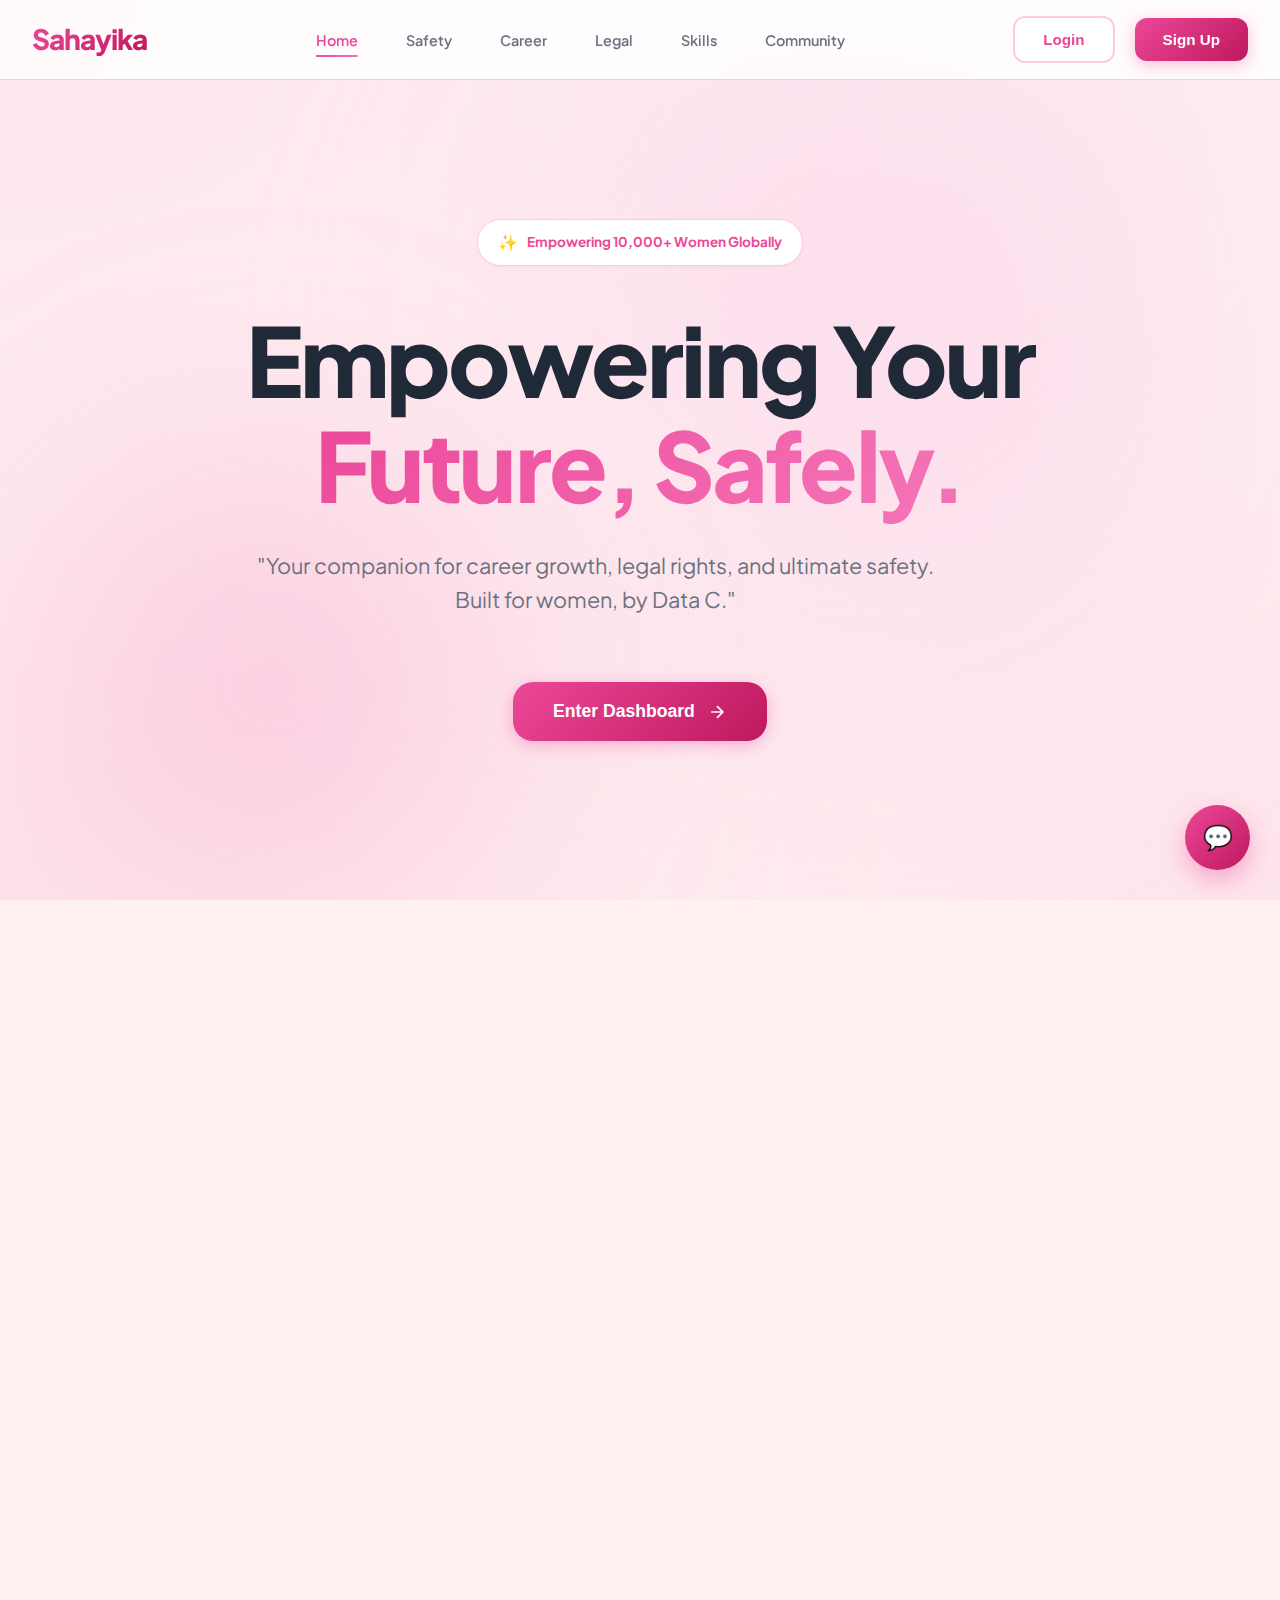
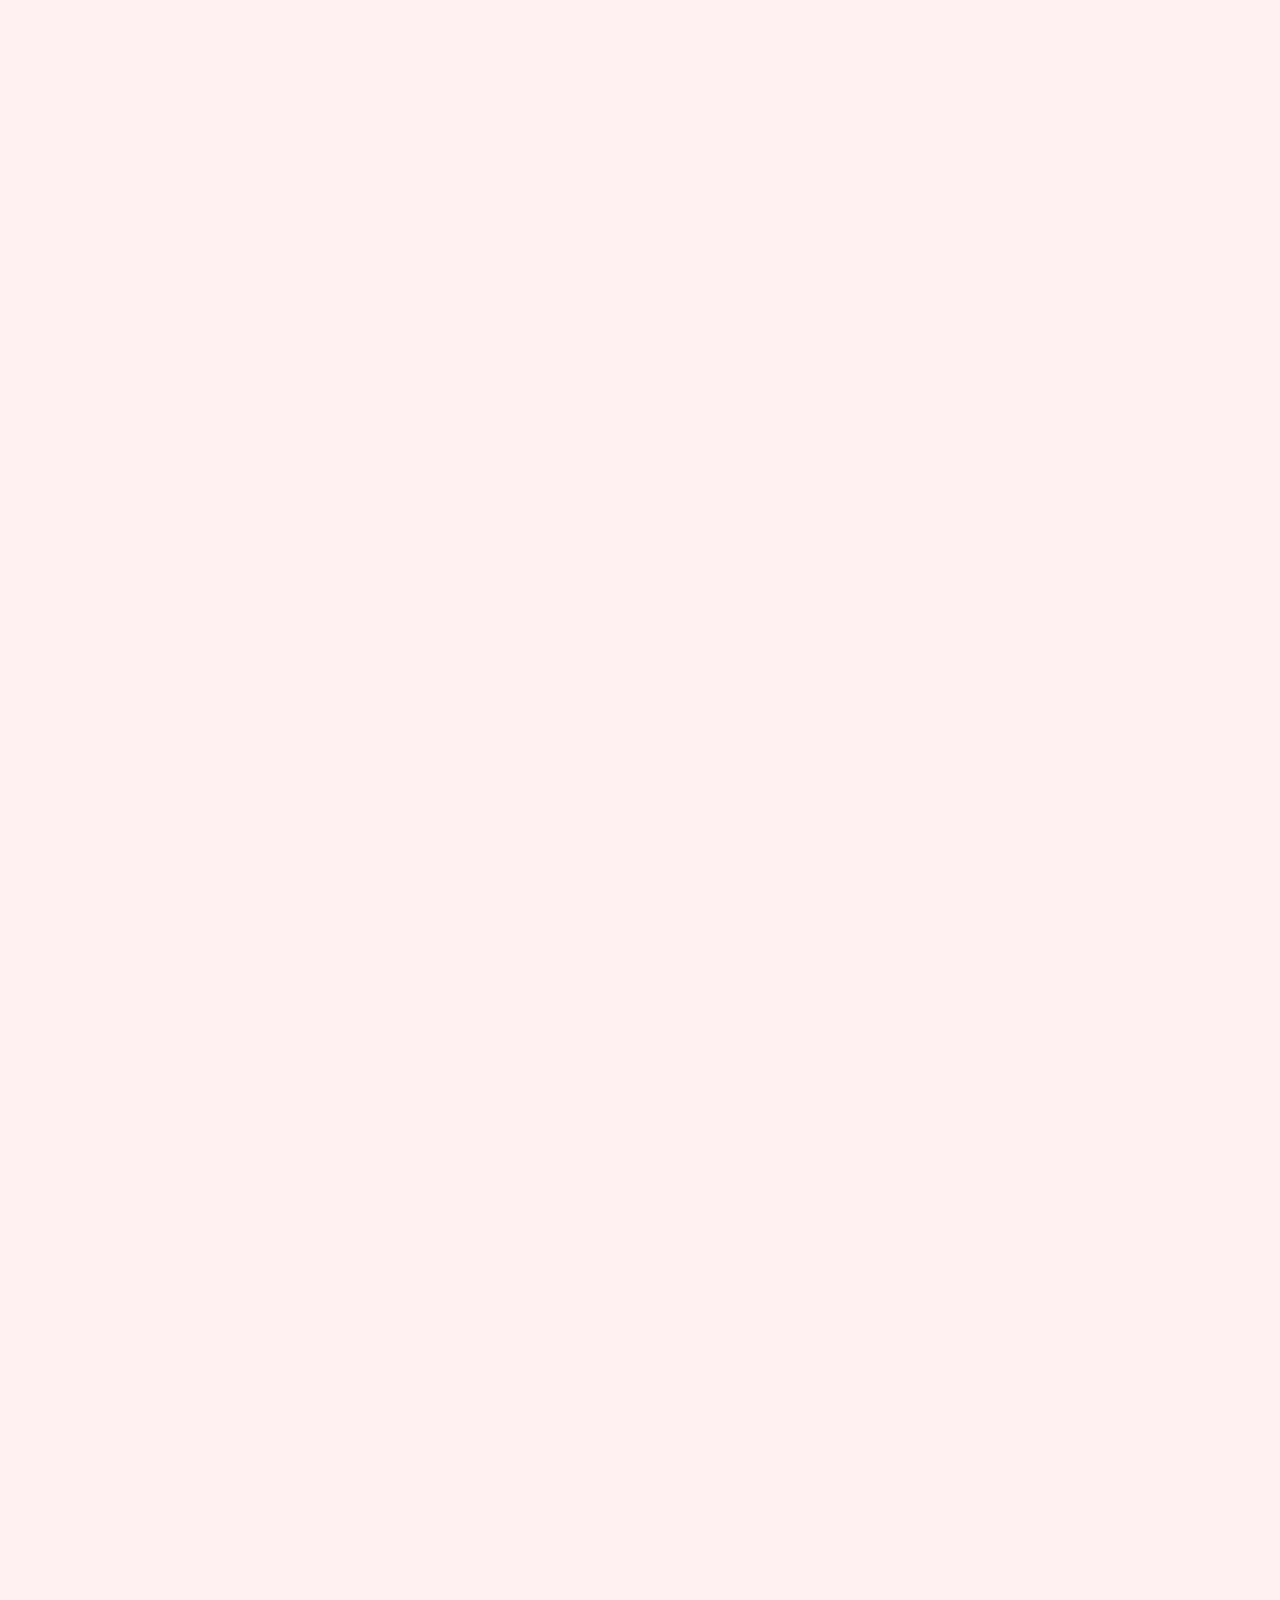
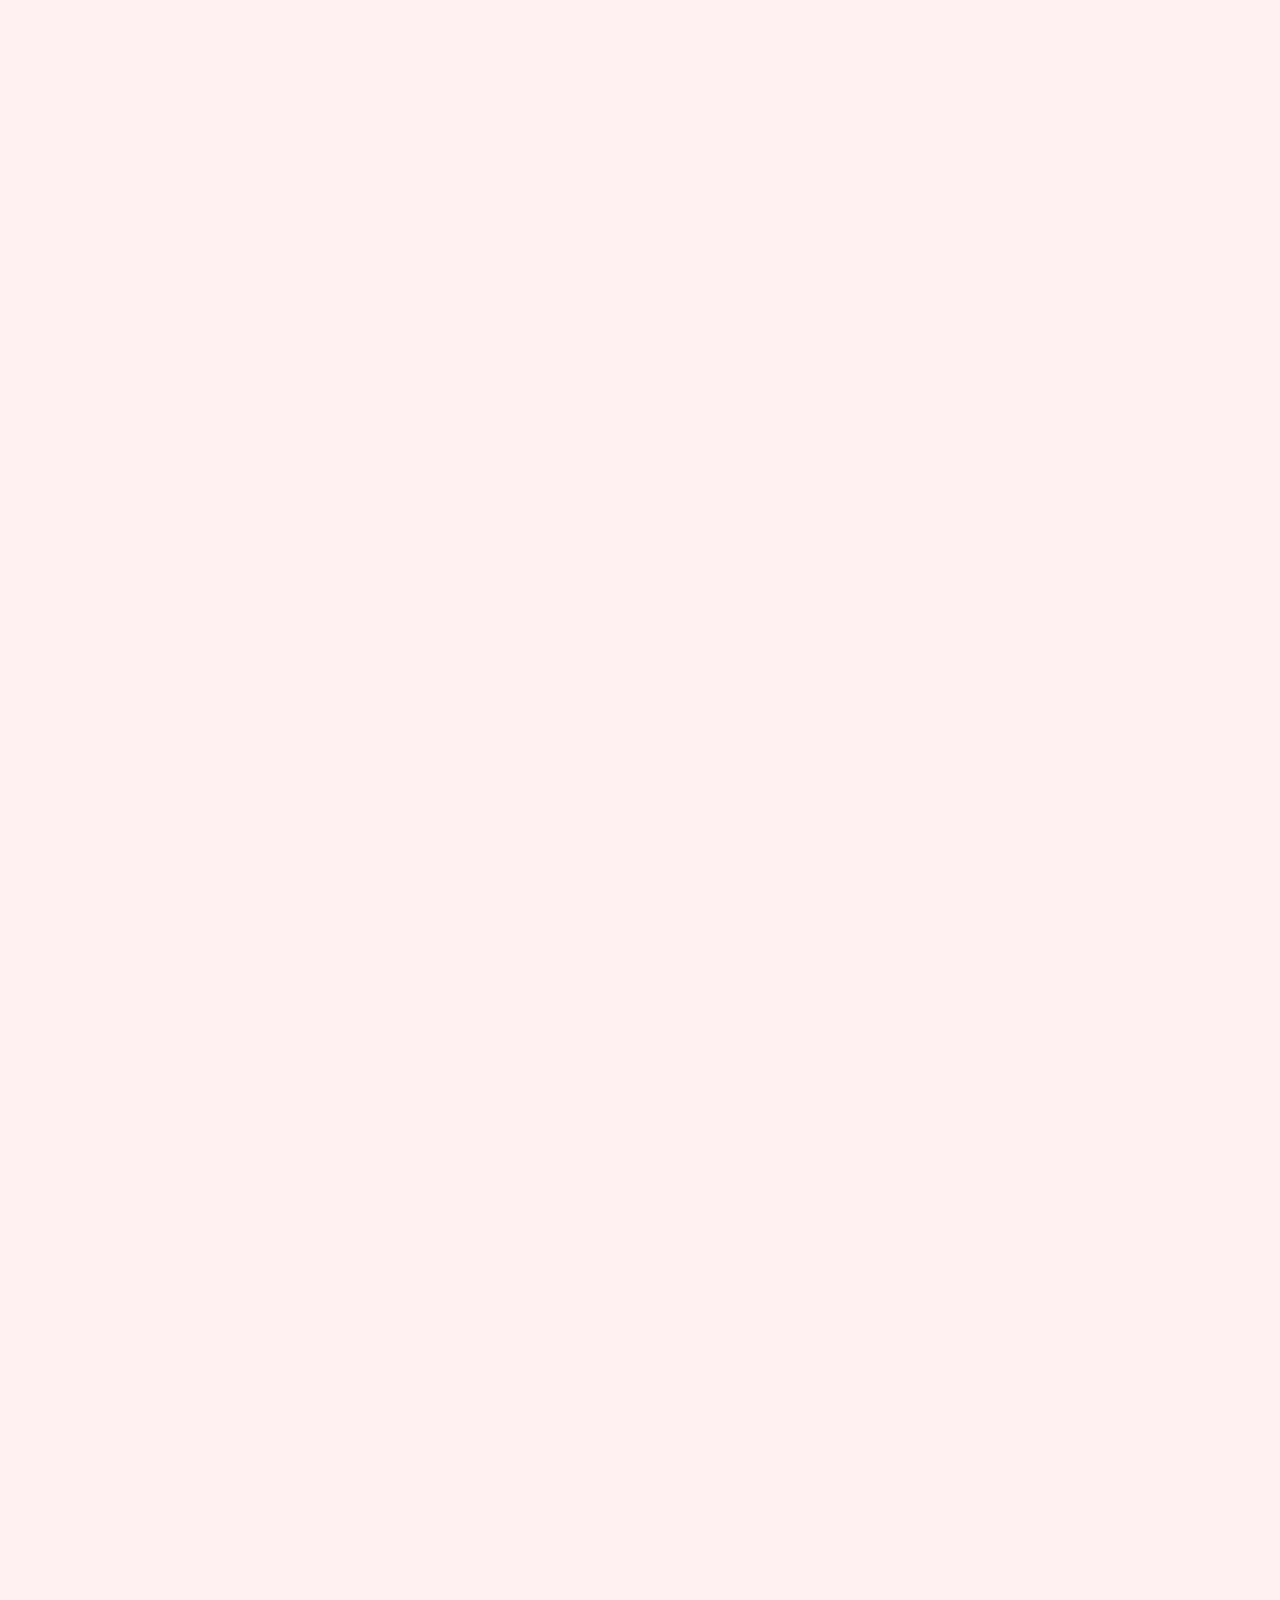
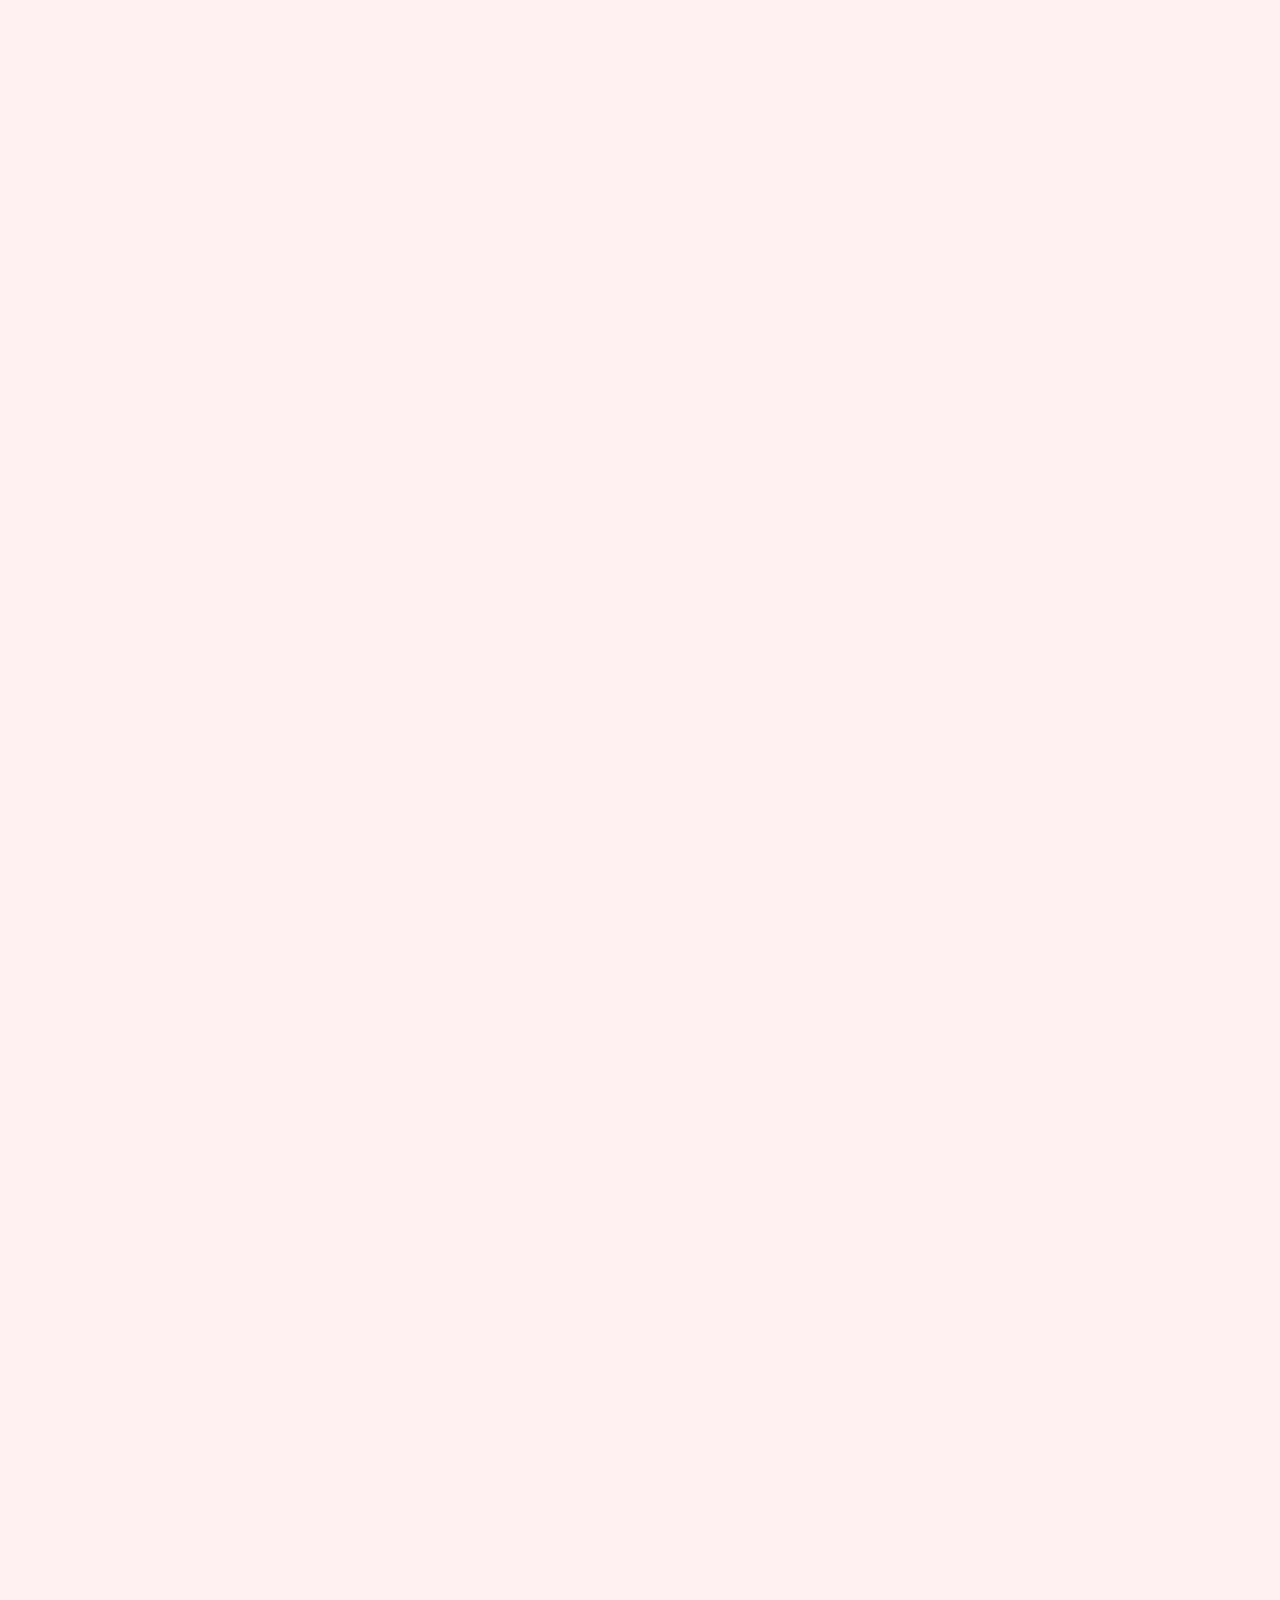
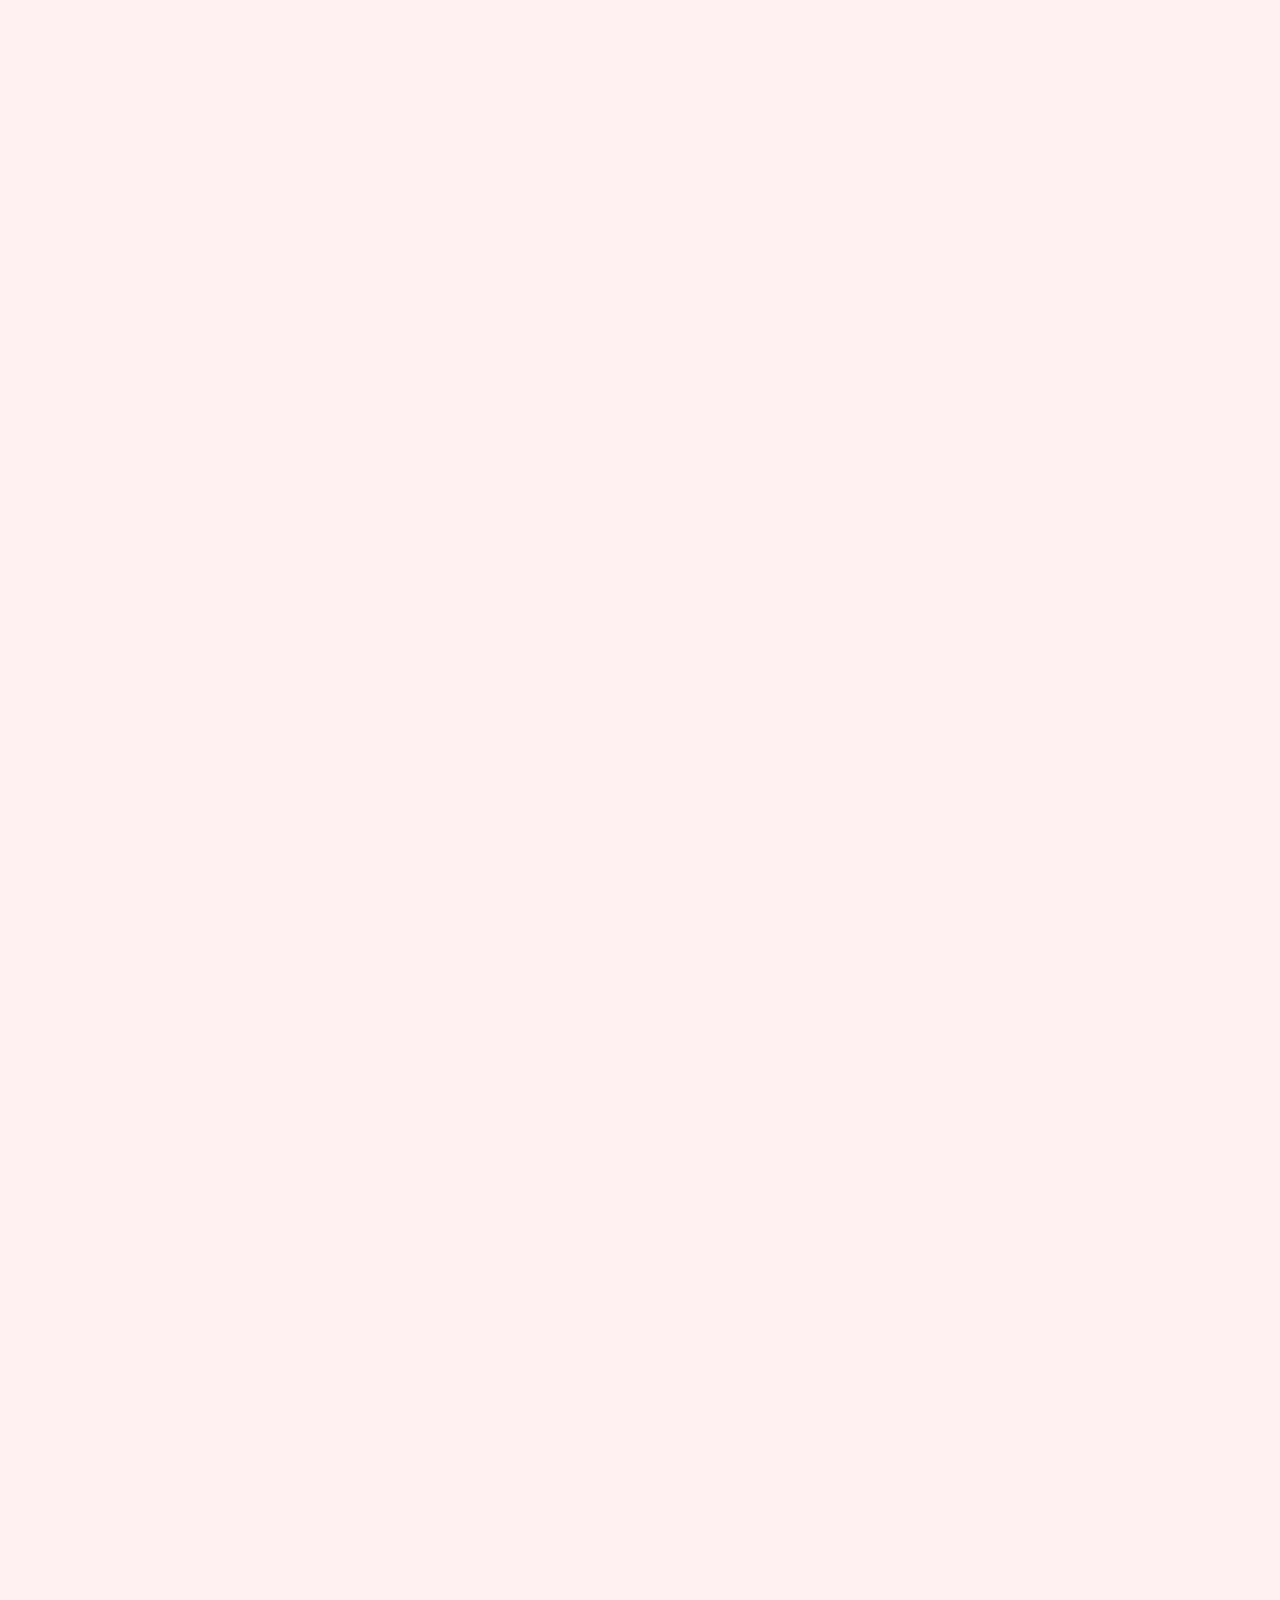
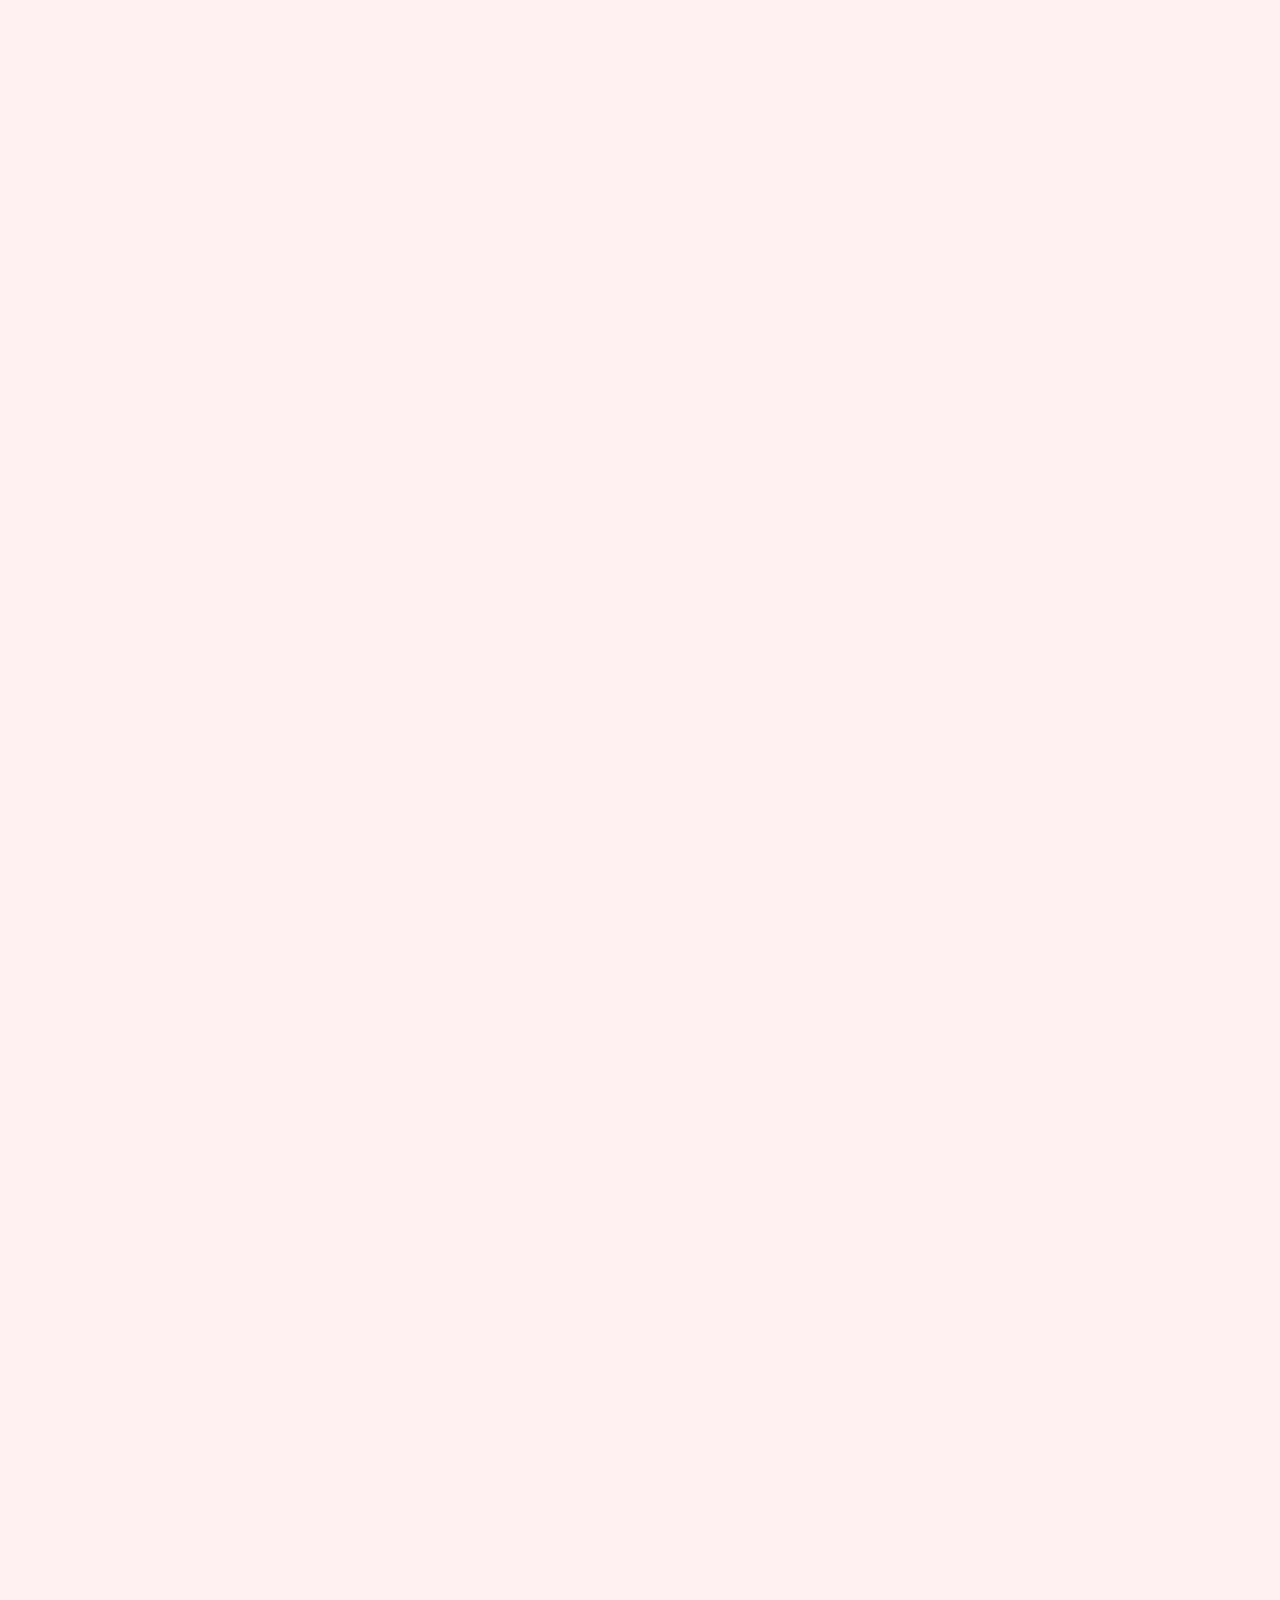
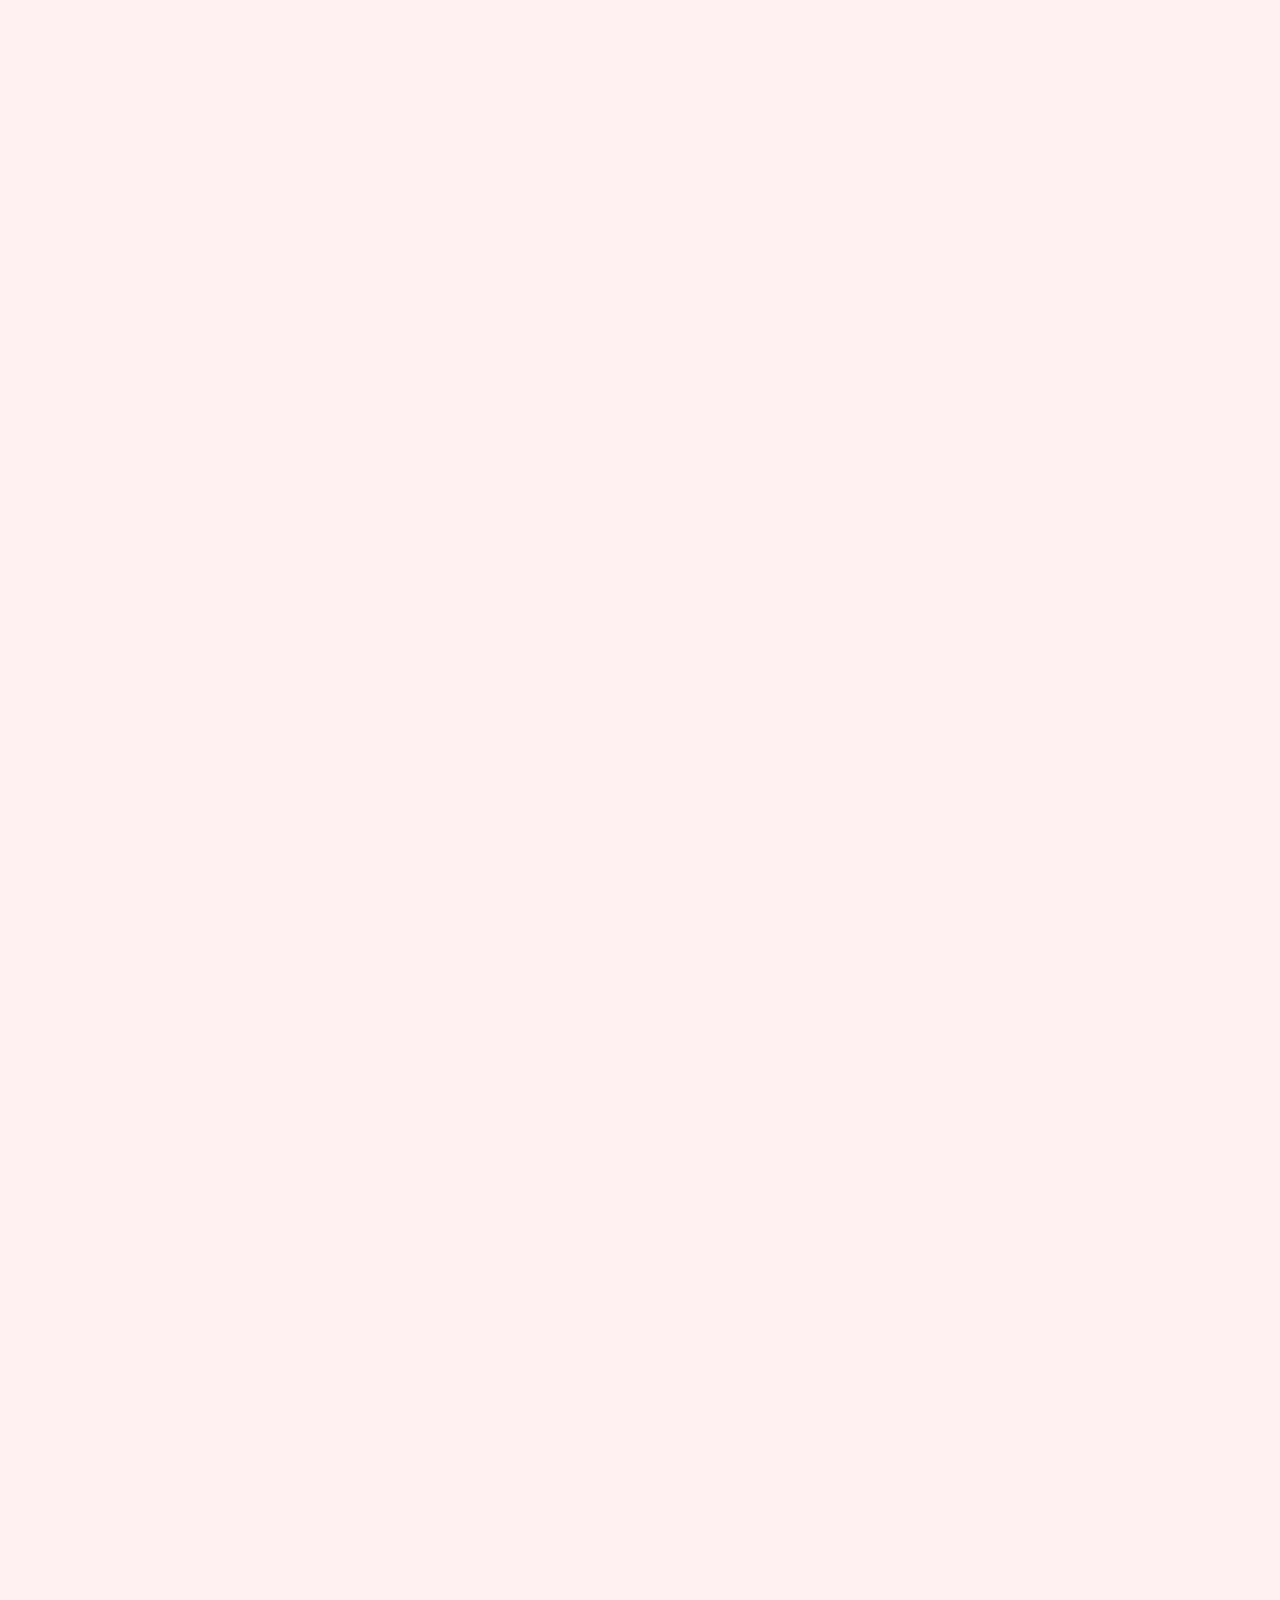
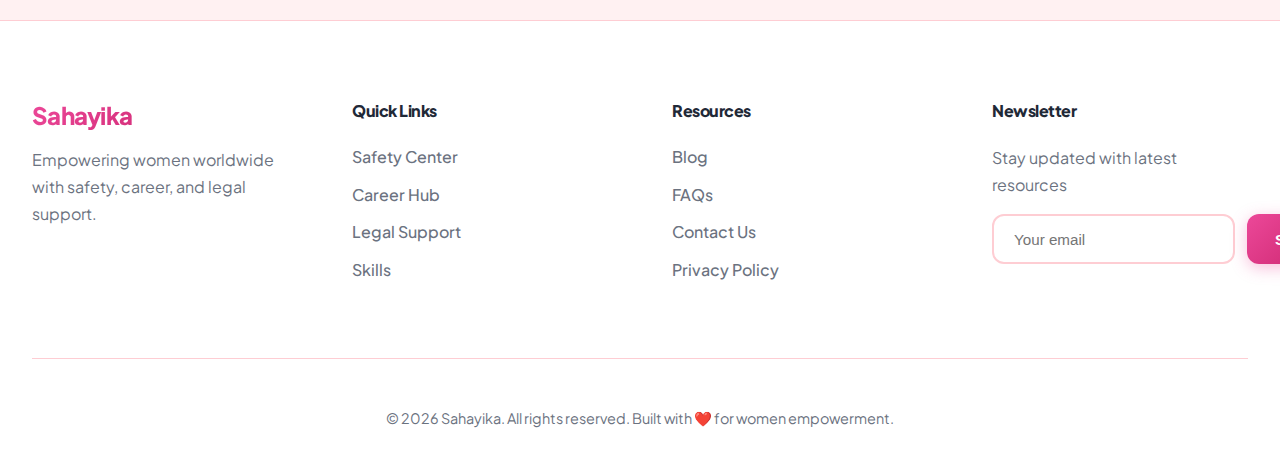
<file: index.html>
<!DOCTYPE html>
<html lang="en">

<head>
    <meta charset="UTF-8">
    <meta name="viewport" content="width=device-width, initial-scale=1.0">
    <title>Sahayika - Empowering Your Future, Safely</title>
    <meta name="description"
        content="Sahayika is an all-in-one platform for women empowerment providing emergency SOS safety, career opportunities, legal aid, and skill development.">
    <meta name="keywords" content="women empowerment, safety app, career for women, legal aid, skill development, SOS">
    <link rel="stylesheet" href="styles.css">
    <link rel="icon"
        href="data:image/svg+xml,<svg xmlns=%22http://www.w3.org/2000/svg%22 viewBox=%220 0 100 100%22><text y=%22.9em%22 font-size=%2290%22>✨</text></svg>">
</head>

<body>
    <nav class="navbar">
        <div class="logo">
            <span class="logo-text">Sahayika</span>
        </div>
        <ul class="nav-links">
            <li><a href="index.html" class="active">Home</a></li>
            <li><a href="safety.html">Safety</a></li>
            <li><a href="jobs.html">Career</a></li>
            <li><a href="legal.html">Legal</a></li>
            <li><a href="learning.html">Skills</a></li>
            <li><a href="#community">Community</a></li>
        </ul>
        <div class="nav-buttons">
            <button class="btn-outline" onclick="showModal('loginModal')">Login</button>
            <button class="btn-primary" onclick="showModal('signupModal')">Sign Up</button>
        </div>
        <div class="hamburger" onclick="toggleMenu()">
            <span></span>
            <span></span>
            <span></span>
        </div>
    </nav>

    <main>
        <section id="home" class="hero">
            <div class="hero-bg"></div>
            <div class="hero-content">
                <div class="badge">
                    <span class="badge-icon">✨</span>
                    <span>Empowering 10,000+ Women Globally</span>
                </div>
                <h1 class="hero-title">
                    Empowering Your<br>
                    <span class="gradient-text">Future, Safely.</span>
                </h1>
                <p class="hero-subtitle">
                    "Your companion for career growth, legal rights, and ultimate safety. Built for women, by Data C."
                </p>
                <div class="hero-buttons">
                    <button class="btn-primary btn-large">
                        Enter Dashboard
                        <svg width="20" height="20" viewBox="0 0 24 24" fill="none" stroke="currentColor"
                            stroke-width="2">
                            <path d="M5 12h14M12 5l7 7-7 7" />
                        </svg>
                    </button>
                </div>
            </div>
        </section>

        <section class="features">
            <div class="feature-card glass-card" data-color="red">
                <div class="feature-icon">
                    <svg width="40" height="40" viewBox="0 0 24 24" fill="none" stroke="currentColor" stroke-width="2">
                        <path d="M12 22s8-4 8-10V5l-8-3-8 3v7c0 6 8 10 8 10z" />
                    </svg>
                </div>
                <h3>Instant SOS</h3>
                <p>Real-time emergency alerts and location sharing with just one tap. Stay protected always.</p>
                <a href="safety.html" class="feature-link">
                    Open Safety Center
                    <svg width="16" height="16" viewBox="0 0 24 24" fill="none" stroke="currentColor" stroke-width="2">
                        <path d="M5 12h14M12 5l7 7-7 7" />
                    </svg>
                </a>
            </div>

            <div class="feature-card glass-card" data-color="blue">
                <div class="feature-icon">
                    <svg width="40" height="40" viewBox="0 0 24 24" fill="none" stroke="currentColor" stroke-width="2">
                        <rect x="2" y="7" width="20" height="14" rx="2" ry="2" />
                        <path d="M16 21V5a2 2 0 00-2-2h-4a2 2 0 00-2 2v16" />
                    </svg>
                </div>
                <h3>Career Hub</h3>
                <p>Access curated job listings and skill development courses designed specifically for you.</p>
                <a href="jobs.html" class="feature-link">
                    Explore Jobs
                    <svg width="16" height="16" viewBox="0 0 24 24" fill="none" stroke="currentColor" stroke-width="2">
                        <path d="M5 12h14M12 5l7 7-7 7" />
                    </svg>
                </a>
            </div>

            <div class="feature-card glass-card" data-color="violet">
                <div class="feature-icon">
                    <svg width="40" height="40" viewBox="0 0 24 24" fill="none" stroke="currentColor" stroke-width="2">
                        <path d="M3 6l9 18 9-18H3z" />
                    </svg>
                </div>
                <h3>Legal Support</h3>
                <p>Empower yourself with knowledge of your legal rights and direct access to aid resources.</p>
                <a href="legal.html" class="feature-link">
                    Get Legal Aid
                    <svg width="16" height="16" viewBox="0 0 24 24" fill="none" stroke="currentColor" stroke-width="2">
                        <path d="M5 12h14M12 5l7 7-7 7" />
                    </svg>
                </a>
            </div>
        </section>

        <section id="safety" class="section-section">
            <div class="section-header">
                <span class="badge">Security & Protection</span>
                <h2 class="section-title">Safety <span class="gradient-text">Center</span></h2>
                <p class="section-subtitle">Your personal emergency companion and digital guardian, always within reach.
                </p>
            </div>

            <div class="sos-container">
                <button class="sos-button" onclick="triggerSOS()">
                    <div class="sos-pulse"></div>
                    <span>SOS</span>
                </button>
                <p class="sos-text">Press and hold to send emergency alert to trusted contacts</p>
            </div>

            <div class="safety-features">
                <div class="safety-item glass-card">
                    <div class="safety-icon">📍</div>
                    <h4>Live Location</h4>
                    <p>Real-time encrypted location sharing with your trusted circle.</p>
                </div>
                <div class="safety-item glass-card">
                    <div class="safety-icon">📞</div>
                    <h4>Quick Response</h4>
                    <p>Direct priority connection to Women Helplines and local authorities.</p>
                </div>
                <div class="safety-item glass-card">
                    <div class="safety-icon">🛡️</div>
                    <h4>Guardian AI</h4>
                    <p>Automated periodic safety check-ins during your commutes.</p>
                </div>
            </div>

            <div class="digital-safety-grid"
                style="margin-top: 3rem; display: grid; grid-template-columns: repeat(auto-fit, minmax(320px, 1fr)); gap: 2rem;">
                <div class="glass-card">
                    <h3>Digital Safety Kit</h3>
                    <p>Essential tools to protect your online identity and navigate social platforms safely.</p>
                    <div class="safety-tips">
                        <div class="safety-tip-item">
                            <span>🔒</span>
                            <p>Enable Advanced 2FA across all your social accounts.</p>
                        </div>
                        <div class="safety-tip-item">
                            <span>🚫</span>
                            <p>Automated reporting for online harassment and stalkers.</p>
                        </div>
                    </div>
                    <button class="btn-outline btn-full" style="margin-top: 1rem;">View Full Guide</button>
                </div>
                <div class="glass-card">
                    <h3>Cyber Legal Support</h3>
                    <p>Expert legal consultation specialized in cyber crimes and digital rights protection.</p>
                    <ul style="list-style: none; margin-bottom: 2rem;">
                        <li
                            style="margin-bottom: 0.75rem; color: var(--text-muted); display: flex; align-items: center; gap: 0.5rem;">
                            <span style="color: var(--success)">✓</span> Cyber defamation consultation</li>
                        <li
                            style="margin-bottom: 0.75rem; color: var(--text-muted); display: flex; align-items: center; gap: 0.5rem;">
                            <span style="color: var(--success)">✓</span> Identity theft recovery</li>
                    </ul>
                    <button class="btn-primary btn-full">Talk to an Expert</button>
                </div>
            </div>
        </section>

        <section id="career" class="section-section">
            <div class="section-header">
                <h2 class="section-title">Career Hub</h2>
                <p class="section-subtitle">Find your dream job and grow professionally</p>
            </div>
            <div class="job-filters">
                <button class="filter-btn active" data-filter="all">All Jobs</button>
                <button class="filter-btn" data-filter="community">Community</button>
                <button class="filter-btn" data-filter="tech">Technology</button>
                <button class="filter-btn" data-filter="design">Design</button>
                <button class="filter-btn" data-filter="marketing">Marketing</button>
                <button class="filter-btn" data-filter="finance">Finance</button>
            </div>
            <div class="jobs-grid" id="jobsGrid">
            </div>
        </section>

        <section id="legal" class="section-section">
            <div class="section-header">
                <h2 class="section-title">Legal Support</h2>
                <p class="section-subtitle">Know your rights, access resources</p>
            </div>
            <div class="legal-cards">
                <div class="legal-card">
                    <div class="legal-number">01</div>
                    <h4>Workplace Rights</h4>
                    <p>Equal pay, harassment policies, maternity benefits</p>
                    <button class="learn-more">Learn More</button>
                </div>
                <div class="legal-card">
                    <div class="legal-number">02</div>
                    <h4>Family Law</h4>
                    <p>Divorce, custody, property rights, domestic violence</p>
                    <button class="learn-more">Learn More</button>
                </div>
                <div class="legal-card">
                    <div class="legal-number">03</div>
                    <h4>Criminal Rights</h4>
                    <p>Protection orders, legal aid, police procedures</p>
                    <button class="learn-more">Learn More</button>
                </div>
                <div class="legal-card">
                    <div class="legal-number">04</div>
                    <h4>Property Rights</h4>
                    <p>Inheritance laws, property ownership, taxation</p>
                    <button class="learn-more">Learn More</button>
                </div>
            </div>
            <div class="helpline-container">
                <h3>24/7 Legal Helpline</h3>
                <p class="helpline-number">1-800-WOMEN-LAW</p>
                <button class="btn-primary">Call Now</button>
            </div>
        </section>

        <section id="skills" class="section-section">
            <div class="section-header">
                <h2 class="section-title">Skill Development</h2>
                <p class="section-subtitle">Upskill with our curated courses</p>
            </div>
            <div class="skills-grid">
                <div class="skill-card">
                    <div class="skill-image">
                        <span class="skill-badge">Popular</span>
                    </div>
                    <div class="skill-content">
                        <h4>Leadership & Management</h4>
                        <p>Master the art of leading teams and projects</p>
                        <div class="skill-meta">
                            <span>4.9 ⭐</span>
                            <span>12 hours</span>
                            <span>5.2k enrolled</span>
                        </div>
                        <button class="btn-outline">Enroll Free</button>
                    </div>
                </div>
                <div class="skill-card">
                    <div class="skill-image"></div>
                    <div class="skill-content">
                        <h4>Digital Marketing</h4>
                        <p>Learn SEO, social media, and content strategy</p>
                        <div class="skill-meta">
                            <span>4.8 ⭐</span>
                            <span>8 hours</span>
                            <span>3.8k enrolled</span>
                        </div>
                        <button class="btn-outline">Enroll Free</button>
                    </div>
                </div>
                <div class="skill-card">
                    <div class="skill-image"></div>
                    <div class="skill-content">
                        <h4>Public Speaking</h4>
                        <p>Confidence and communication mastery</p>
                        <div class="skill-meta">
                            <span>4.7 ⭐</span>
                            <span>6 hours</span>
                            <span>2.9k enrolled</span>
                        </div>
                        <button class="btn-outline">Enroll Free</button>
                    </div>
                </div>
                <div class="skill-card">
                    <div class="skill-image"></div>
                    <div class="skill-content">
                        <h4>Financial Literacy</h4>
                        <p>Budgeting, investing, and financial planning</p>
                        <div class="skill-meta">
                            <span>4.9 ⭐</span>
                            <span>10 hours</span>
                            <span>4.5k enrolled</span>
                        </div>
                        <button class="btn-outline">Enroll Free</button>
                    </div>
                </div>
            </div>
        </section>

        <section id="community" class="section-section">
            <div class="section-header">
                <span class="badge">Global Network</span>
                <h2 class="section-title">Sahayika <span class="gradient-text">Community</span></h2>
                <p class="section-subtitle">A safe, moderated space to connect, share experiences, and find mentors.</p>
            </div>
            <div class="community-tabs">
                <button class="community-tab active" data-tab="discussions">Discussions</button>
                <button class="community-tab" data-tab="events">Events</button>
                <button class="community-tab" data-tab="mentorship">Mentorship</button>
            </div>
            <div class="community-content glass-card" id="communityContent">
            </div>
        </section>
    </main>

    <footer>
        <div class="footer-content">
            <div class="footer-section">
                <h3>Sahayika</h3>
                <p>Empowering women worldwide with safety, career, and legal support.</p>
            </div>
            <div class="footer-section">
                <h4>Quick Links</h4>
                <ul>
                    <li><a href="safety.html">Safety Center</a></li>
                    <li><a href="jobs.html">Career Hub</a></li>
                    <li><a href="legal.html">Legal Support</a></li>
                    <li><a href="learning.html">Skills</a></li>
                </ul>
            </div>
            <div class="footer-section">
                <h4>Resources</h4>
                <ul>
                    <li><a href="#">Blog</a></li>
                    <li><a href="#">FAQs</a></li>
                    <li><a href="#">Contact Us</a></li>
                    <li><a href="#">Privacy Policy</a></li>
                </ul>
            </div>
            <div class="footer-section">
                <h4>Newsletter</h4>
                <p>Stay updated with latest resources</p>
                <div class="newsletter">
                    <input type="email" placeholder="Your email">
                    <button class="btn-primary">Subscribe</button>
                </div>
            </div>
        </div>
        <div class="footer-bottom">
            <p>&copy; 2026 Sahayika. All rights reserved. Built with ❤️ for women empowerment.</p>
        </div>
    </footer>

    <div id="loginModal" class="modal">
        <div class="modal-content">
            <span class="close" onclick="closeModal('loginModal')">&times;</span>
            <h2>Welcome Back</h2>
            <form class="auth-form">
                <input type="email" placeholder="Email address" required>
                <input type="password" placeholder="Password" required>
                <button type="submit" class="btn-primary btn-full">Login</button>
                <p class="auth-switch">Don't have an account? <a href="#"
                        onclick="switchModal('loginModal', 'signupModal')">Sign up</a></p>
            </form>
        </div>
    </div>

    <div id="signupModal" class="modal">
        <div class="modal-content">
            <span class="close" onclick="closeModal('signupModal')">&times;</span>
            <h2>Create Account</h2>
            <form class="auth-form">
                <input type="text" placeholder="Full name" required>
                <input type="email" placeholder="Email address" required>
                <input type="password" placeholder="Create password" required>
                <button type="submit" class="btn-primary btn-full">Sign Up</button>
                <p class="auth-switch">Already have an account? <a href="#"
                        onclick="switchModal('signupModal', 'loginModal')">Login</a></p>
            </form>
        </div>
    </div>

    <div id="dashboardModal" class="modal">
        <div class="modal-content modal-large">
            <span class="close" onclick="closeModal('dashboardModal')">&times;</span>
            <div style="display: flex; align-items: center; gap: 1rem; margin-bottom: 2rem;">
                <div
                    style="width: 60px; height: 60px; border-radius: 50%; background: linear-gradient(135deg, var(--primary), var(--secondary)); display: flex; align-items: center; justify-content: center; font-size: 1.5rem;">
                    👩</div>
                <div>
                    <h2 style="margin: 0;">Welcome back, Anjali!</h2>
                    <p style="color: var(--text-secondary); margin: 0;">Level 4 Empowerment Warrior</p>
                </div>
            </div>

            <div class="dashboard-grid">
                <div class="dashboard-card">
                    <div class="dash-icon">🛡️</div>
                    <h4>Safety Status</h4>
                    <p class="dash-value" style="color: var(--success);">Active</p>
                    <p class="dash-detail">3 contacts linked</p>
                </div>
                <div class="dashboard-card">
                    <div class="dash-icon">💼</div>
                    <h4>Jobs Applied</h4>
                    <p class="dash-value">12</p>
                    <p class="dash-detail">3 pending response</p>
                </div>
                <div class="dashboard-card">
                    <div class="dash-icon">📚</div>
                    <h4>Skill Progress</h4>
                    <p class="dash-value">85%</p>
                    <p class="dash-detail">Digital Marketing</p>
                </div>
                <div class="dashboard-card">
                    <div class="dash-icon">✨</div>
                    <h4>Impact Points</h4>
                    <p class="dash-value">1,250</p>
                    <p class="dash-detail">Top 5% this month</p>
                </div>
            </div>

            <div
                style="display: grid; grid-template-columns: repeat(auto-fit, minmax(300px, 1fr)); gap: 1.5rem; margin-top: 2rem;">
                <div class="dashboard-recent">
                    <h4 style="margin-bottom: 1rem; display: flex; align-items: center; gap: 0.5rem;">
                        <span>🕒</span> Recent Activity
                    </h4>
                    <ul>
                        <li>Applied for Senior Developer role at TechCorp</li>
                        <li>Completed module 3 of Leadership course</li>
                        <li>Scheduled consultation with legal advisor</li>
                        <li>Updated emergency contacts</li>
                    </ul>
                </div>
                <div class="dashboard-recent"
                    style="background: rgba(129, 140, 248, 0.05); border-color: rgba(129, 140, 248, 0.2);">
                    <h4 style="margin-bottom: 1rem; display: flex; align-items: center; gap: 0.5rem;">
                        <span>🚀</span> Recommended for You
                    </h4>
                    <ul>
                        <li>Webinar: "Negotiating your worth" - starts in 2h</li>
                        <li>New Job: UX Designer at Google (Women-first hiring)</li>
                        <li>Course: Advanced Python for Data Science</li>
                    </ul>
                </div>
            </div>
        </div>
    </div>

    <script src="app.js"></script>
    <script src="chatbot.js"></script>
    <script>
        // Check if logged in on load
        document.addEventListener('DOMContentLoaded', () => {
            if (localStorage.getItem('sahayika_user')) {
                const navButtons = document.querySelector('.nav-buttons');
                navButtons.innerHTML = `
                    <button class="btn-primary" onclick="window.location.href='dashboard.html'">Go to Dashboard</button>
                `;
            }
        });
    </script>
</body>

</html>
</file>
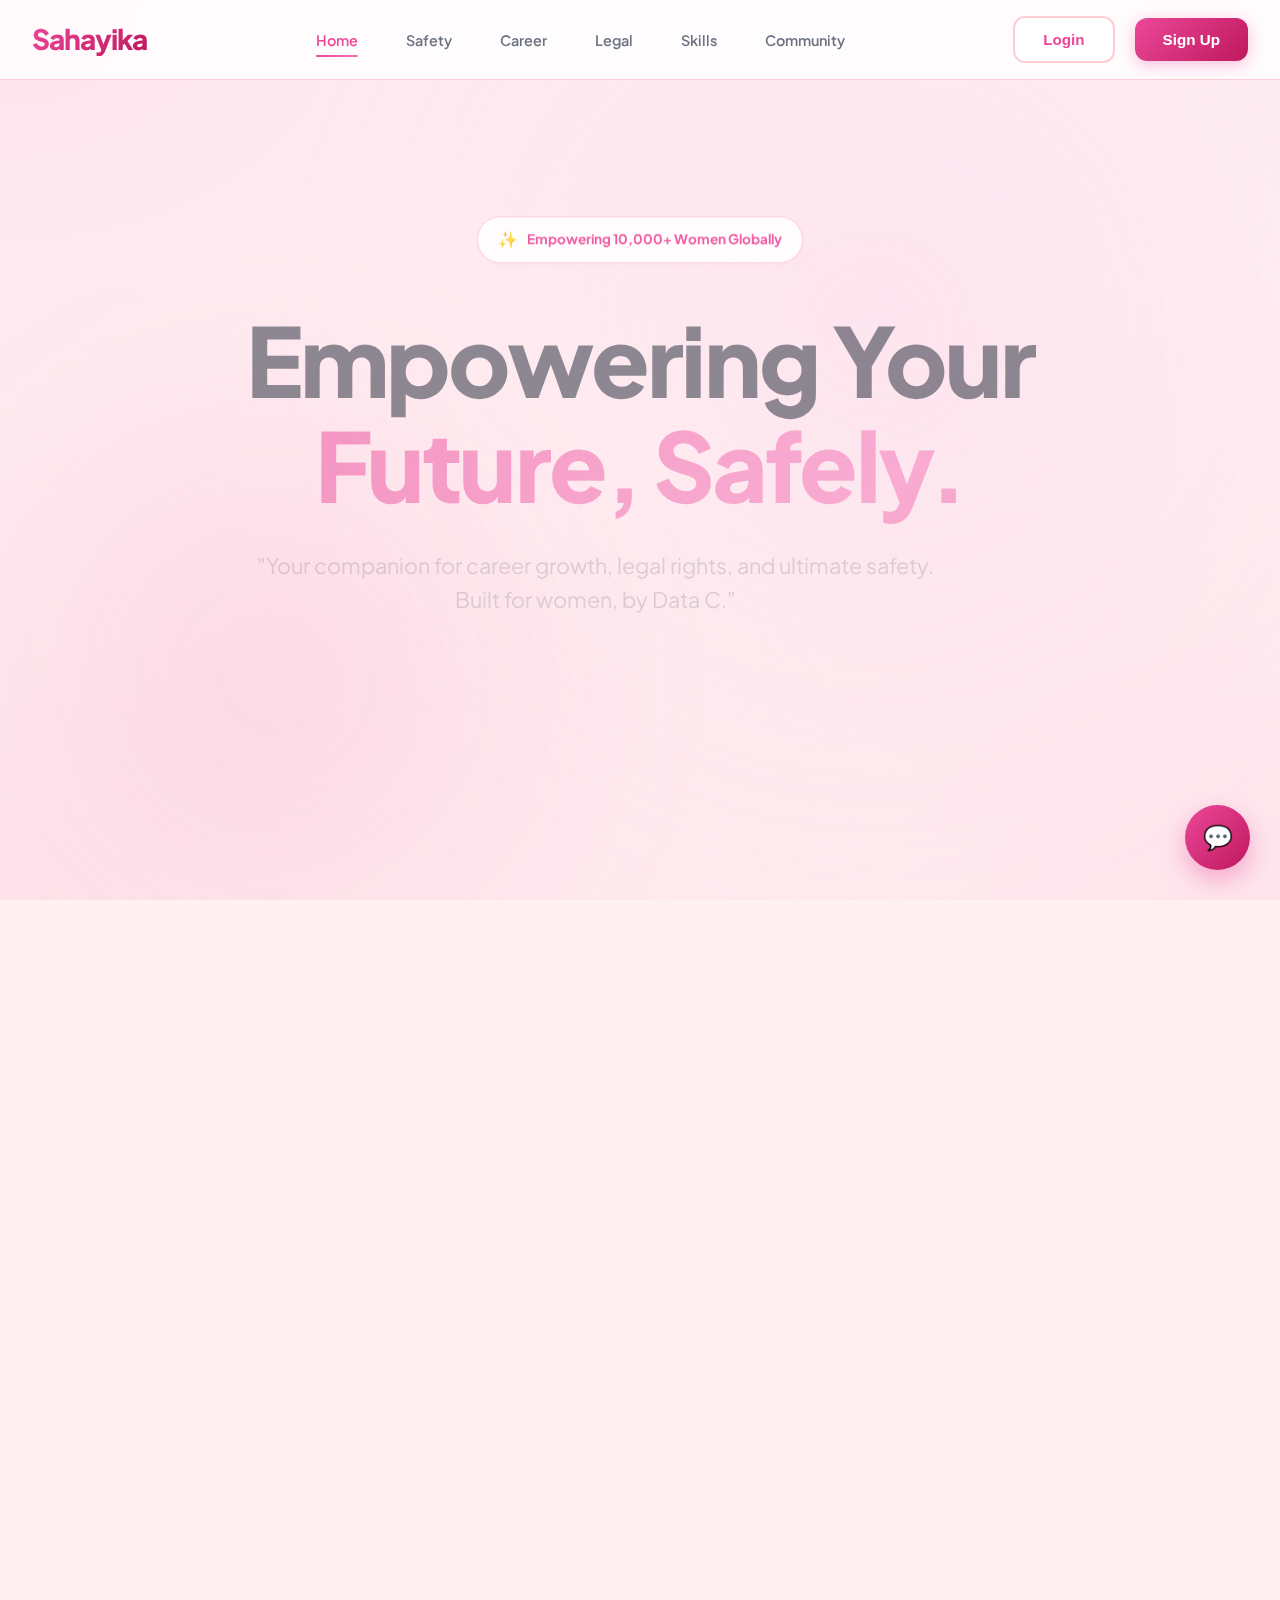
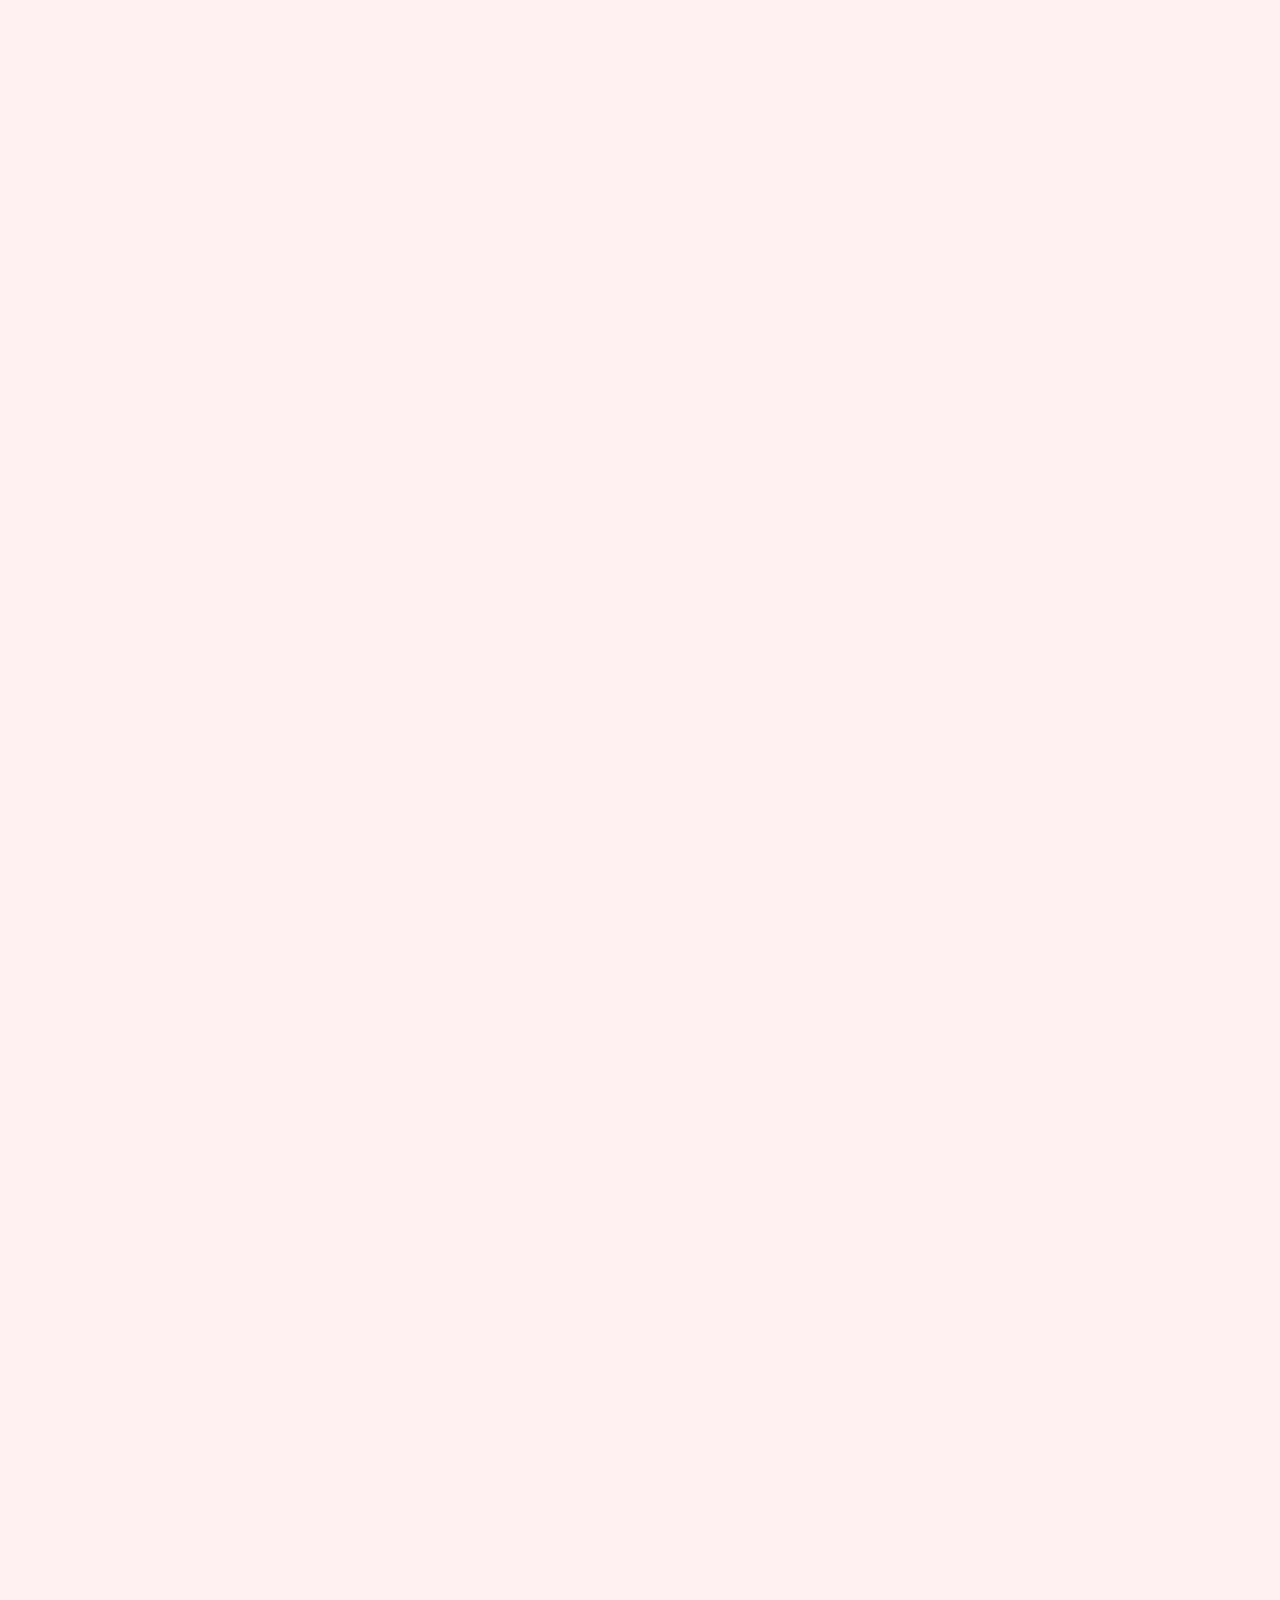
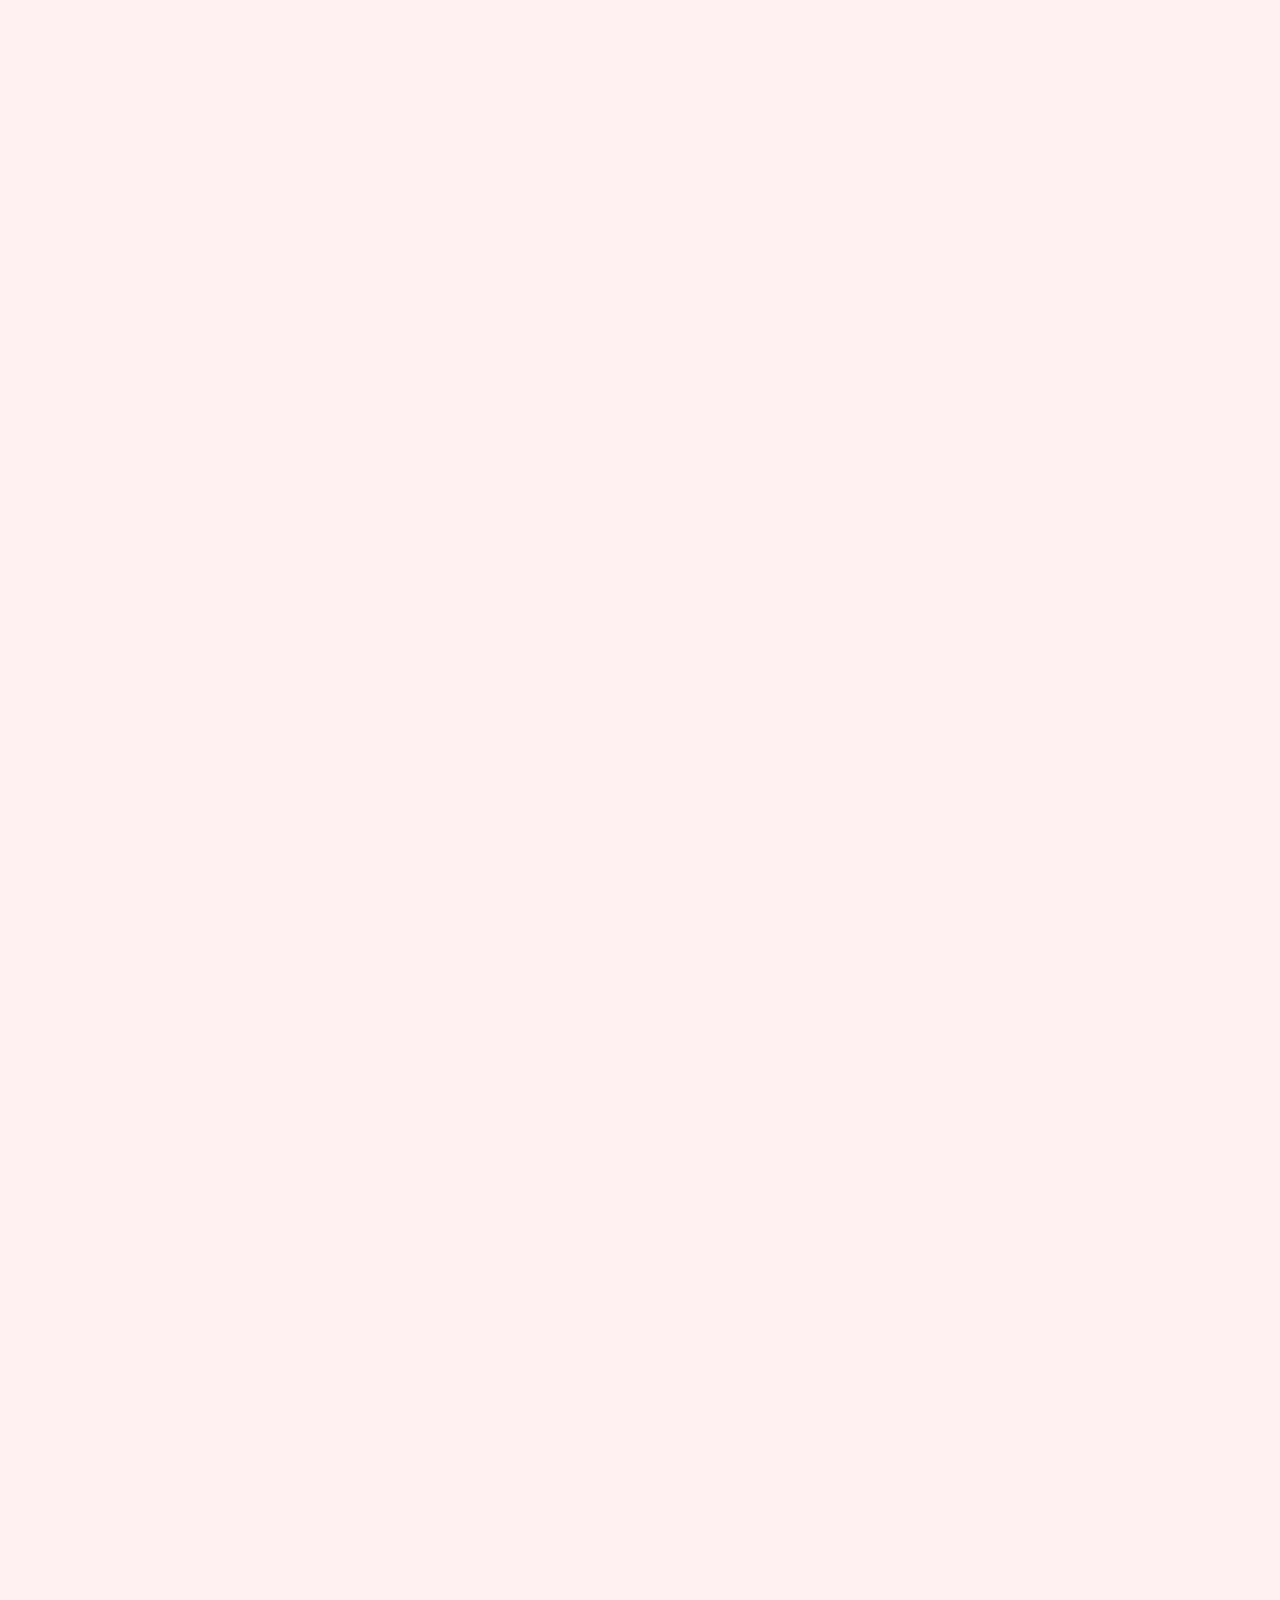
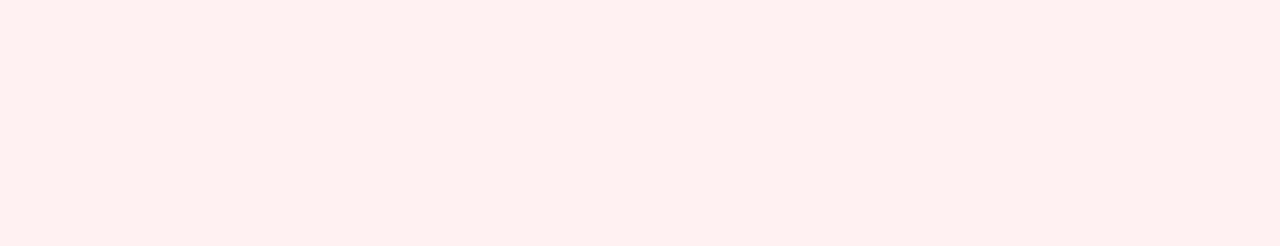
<file: dashboard.html>
<!DOCTYPE html>
<html lang="en">
<head>
    <meta charset="UTF-8">
    <meta name="viewport" content="width=device-width, initial-scale=1.0">
    <title>Dashboard | Sahayika</title>
    <link rel="stylesheet" href="styles.css">
    <style>
        .dashboard-container {
            display: flex;
            min-height: 100vh;
            padding-top: var(--nav-height);
            background: var(--bg-main);
        }

        .sidebar {
            width: 280px;
            background: white;
            border-right: 1px solid var(--border);
            padding: 2.5rem 1.5rem;
            display: flex;
            flex-direction: column;
            gap: 0.5rem;
            position: fixed;
            top: var(--nav-height);
            bottom: 0;
            left: 0;
            z-index: 100;
        }

        .sidebar-link {
            display: flex;
            align-items: center;
            gap: 1.25rem;
            padding: 1.1rem 1.25rem;
            color: var(--text-muted);
            text-decoration: none;
            border-radius: 18px;
            transition: all 0.3s cubic-bezier(0.4, 0, 0.2, 1);
            font-weight: 700;
            font-size: 0.95rem;
        }

        .sidebar-link:hover, .sidebar-link.active {
            background: var(--primary-light);
            color: var(--primary);
            transform: translateX(5px);
        }

        .sidebar-link.active {
            box-shadow: 0 4px 12px rgba(236, 72, 153, 0.15);
        }

        .dashboard-content {
            margin-left: 280px;
            flex: 1;
            padding: 4rem;
        }

        .tab-content {
            display: none;
            animation: slideIn 0.5s cubic-bezier(0.16, 1, 0.3, 1);
        }

        .tab-content.active {
            display: block;
        }

        @keyframes slideIn {
            from { opacity: 0; transform: translateY(20px); }
            to { opacity: 1; transform: translateY(0); }
        }

        .stat-card {
            background: white;
            border: 1px solid var(--border);
            border-radius: 30px;
            padding: 2.5rem;
            text-align: center;
            transition: all 0.4s cubic-bezier(0.175, 0.885, 0.32, 1.275);
            position: relative;
            overflow: hidden;
        }

        .stat-card::before {
            content: "";
            position: absolute;
            top: 0;
            left: 0;
            right: 0;
            height: 4px;
            background: linear-gradient(90deg, var(--primary), var(--secondary));
            opacity: 0;
            transition: opacity 0.3s ease;
        }

        .stat-card:hover {
            transform: translateY(-8px);
            box-shadow: var(--shadow-lg);
            border-color: var(--primary-light);
        }

        .stat-card:hover::before {
            opacity: 1;
        }

        .stat-icon {
            font-size: 2.5rem;
            margin-bottom: 1.5rem;
            display: inline-block;
        }

        .stat-value {
            font-size: 2.5rem;
            font-weight: 800;
            color: var(--primary);
            margin-bottom: 0.25rem;
        }

        .stat-label {
            color: var(--text-muted);
            font-weight: 700;
            font-size: 0.9rem;
            text-transform: uppercase;
            letter-spacing: 0.05em;
        }

        .card-header {
            display: flex;
            justify-content: space-between;
            align-items: center;
            margin-bottom: 2rem;
        }

        .table-container {
            background: white;
            border-radius: 30px;
            border: 1px solid var(--border);
            overflow: hidden;
            box-shadow: var(--shadow-sm);
        }

        table {
            width: 100%;
            border-collapse: collapse;
        }

        th {
            background: var(--primary-light);
            padding: 1.5rem;
            text-align: left;
            font-size: 0.85rem;
            text-transform: uppercase;
            letter-spacing: 0.1em;
            color: var(--primary);
            font-weight: 800;
        }

        td {
            padding: 1.5rem;
            border-bottom: 1px solid var(--border);
        }

        tr:hover td {
            background: var(--primary-50);
        }

        .badge-status {
            padding: 0.4rem 1rem;
            border-radius: 100px;
            font-size: 0.8rem;
            font-weight: 800;
        }

        .status-success { background: #ecfdf5; color: #10b981; }
        .status-pending { background: #fce7f3; color: var(--primary); }

        @media (max-width: 992px) {
            .sidebar { width: 90px; }
            .sidebar span { display: none; }
            .dashboard-content { margin-left: 90px; padding: 2rem; }
        }

        @media (max-width: 768px) {
            .sidebar { transform: translateX(-100%); }
            .sidebar.active { transform: translateX(0); }
            .dashboard-content { margin-left: 0; }
        }
    </style>
</head>
<body>
    <nav class="navbar">
        <div class="logo">
            <a href="index.html" style="text-decoration: none;">
                <span class="logo-text">Sahayika</span>
            </a>
        </div>
        <div class="nav-buttons">
            <div style="display: flex; align-items: center; gap: 1rem; margin-right: 1.5rem;">
                <div style="width: 42px; height: 42px; border-radius: 50%; background: var(--primary-light); display: flex; align-items: center; justify-content: center; font-weight: 800; color: var(--primary);">AS</div>
                <div style="display: none; flex-direction: column;">
                    <span style="font-weight: 800; font-size: 0.9rem;">Anjali Sharma</span>
                </div>
            </div>
            <button class="btn-outline" onclick="logout()">Logout</button>
        </div>
        <div class="hamburger" onclick="toggleSidebar()">
            <span></span><span></span><span></span>
        </div>
    </nav>

    <div class="dashboard-container">
        <aside class="sidebar">
            <a href="#" class="sidebar-link active" onclick="switchTab(event, 'overview')">
                <span>📊</span> Overview
            </a>
            <a href="#" class="sidebar-link" onclick="switchTab(event, 'safety')">
                <span>🛡️</span> Safety Hub
            </a>
            <a href="#" class="sidebar-link" onclick="switchTab(event, 'jobs')">
                <span>💼</span> Career Path
            </a>
            <a href="#" class="sidebar-link" onclick="switchTab(event, 'learning')">
                <span>📚</span> Learning
            </a>
            <a href="#" class="sidebar-link" onclick="switchTab(event, 'mentorship')">
                <span>👥</span> Network
            </a>
        </aside>

        <main class="dashboard-content">
            <!-- Overview Tab -->
            <div id="overview" class="tab-content active">
                <div class="card-header">
                    <h2 style="font-size: 2.25rem;">Welcome back, <span class="gradient-text">Anjali!</span> ✨</h2>
                </div>
                
                <div style="display: grid; grid-template-columns: repeat(auto-fit, minmax(220px, 1fr)); gap: 2rem;">
                    <div class="stat-card">
                        <span class="stat-icon">🛡️</span>
                        <div class="stat-value" style="color: var(--success)">Live</div>
                        <div class="stat-label">Safety Status</div>
                    </div>
                    <div class="stat-card">
                        <span class="stat-icon">💼</span>
                        <div class="stat-value" id="count-apps">0</div>
                        <div class="stat-label">Applications</div>
                    </div>
                    <div class="stat-card">
                        <span class="stat-icon">🎓</span>
                        <div class="stat-value" id="count-enrolls">0</div>
                        <div class="stat-label">Skill Progress</div>
                    </div>
                </div>

                <div style="display: grid; grid-template-columns: repeat(auto-fit, minmax(400px, 1fr)); gap: 2rem; margin-top: 3rem;">
                    <div class="glass-card">
                        <h4 style="margin-bottom: 2rem;">Recent Activity</h4>
                        <div id="recent-activity-list" style="display: flex; flex-direction: column; gap: 1.25rem;">
                            <!-- Populated dynamically -->
                        </div>
                    </div>
                    <div class="glass-card" style="background: var(--primary-light); border-color: transparent;">
                        <h4 style="margin-bottom: 1.5rem; color: var(--primary)">Personalized Tips</h4>
                        <p style="color: var(--primary); font-weight: 600; line-height: 1.6;">"Your safety check-in is scheduled for 8:00 PM tonight. Make sure your live location sharing is active."</p>
                        <button class="btn-primary" style="margin-top: 1.5rem; padding: 0.6rem 1.25rem;">Review Safety Settings</button>
                    </div>
                </div>
            </div>

            <!-- Other tabs follow same style... -->
            <div id="safety" class="tab-content">
                <div class="card-header">
                    <h2>Safety <span class="gradient-text">Settings</span></h2>
                    <button class="btn-primary" onclick="window.location.href='safety.html'">Advanced Center</button>
                </div>
                <div class="glass-card" style="display: flex; align-items: center; gap: 3rem;">
                    <div style="width: 120px; height: 120px; border-radius: 60px; background: #ecfdf5; display: flex; align-items: center; justify-content: center; font-size: 3.5rem;">🛡️</div>
                    <div>
                        <h3>Live Guardian Active</h3>
                        <p style="color: var(--text-muted); margin: 0.5rem 0 1.5rem;">Your device is currently being monitored by our secure servers.</p>
                        <div style="display: flex; gap: 1rem;">
                            <span class="badge-status status-success">SOS Armed</span>
                            <span class="badge-status status-success">Location Public to Circle</span>
                        </div>
                    </div>
                </div>
            </div>

            <div id="jobs" class="tab-content">
                <div class="card-header">
                    <h2>Active <span class="gradient-text">Applications</span></h2>
                    <button class="btn-primary" onclick="window.location.href='jobs.html'">New Roles</button>
                </div>
                <div class="table-container">
                    <table>
                        <thead>
                            <tr>
                                <th>Role & Company</th>
                                <th>Date</th>
                                <th>Status</th>
                                <th>Action</th>
                            </tr>
                        </thead>
                        <tbody id="apps-table-body">
                            <!-- Populated dynamically -->
                        </tbody>
                    </table>
                </div>
            </div>

            <!-- Placeholder for Learning/Mentorship... -->
             <div id="learning" class="tab-content">
                <div class="card-header">
                    <h2>Skill <span class="gradient-text">Development</span></h2>
                    <button class="btn-primary" onclick="window.location.href='learning.html'">All Courses</button>
                </div>
                <div id="learning-grid" style="display: grid; grid-template-columns: repeat(auto-fit, minmax(300px, 1fr)); gap: 2rem;">
                    <!-- Populated dynamically -->
                </div>
            </div>

            <div id="mentorship" class="tab-content">
                <div class="card-header">
                    <h2>Mentorship <span class="gradient-text">Network</span></h2>
                </div>
                <div class="glass-card" style="display: flex; justify-content: space-between; align-items: center;">
                    <div style="display: flex; align-items: center; gap: 1.5rem;">
                        <div style="width: 60px; height: 60px; border-radius: 50%; background: var(--primary-light); display: flex; align-items: center; justify-content: center; font-size: 1.5rem;">👩‍🏫</div>
                        <div>
                            <h4 style="margin: 0;">Dr. Linda K.</h4>
                            <p style="color: var(--text-muted); font-size: 0.9rem; margin-top: 0.25rem;">Expertise: AI Policy & Ethics</p>
                        </div>
                    </div>
                    <button class="btn-outline">Open Chat</button>
                </div>
            </div>

        </main>
    </div>

    <script>
        function toggleSidebar() {
            document.querySelector('.sidebar').classList.toggle('active');
        }

        function logout() {
            if(confirm('Are you sure you want to logout?')) {
                localStorage.removeItem('sahayika_user');
                window.location.href = 'index.html';
            }
        }

        function switchTab(event, tabId) {
            if (event) event.preventDefault();
            document.querySelectorAll('.sidebar-link').forEach(link => link.classList.remove('active'));
            if (event) {
                event.currentTarget.classList.add('active');
            } else {
                document.querySelector(`[onclick*="${tabId}"]`).classList.add('active');
            }
            document.querySelectorAll('.tab-content').forEach(content => content.classList.remove('active'));
            document.getElementById(tabId).classList.add('active');
            document.querySelector('.sidebar').classList.remove('active');
        }

        window.onload = () => {
            if (!localStorage.getItem('sahayika_user')) {
                 window.location.href = 'index.html';
            }
            renderDashboardData();
        };

        function renderDashboardData() {
            const apps = JSON.parse(localStorage.getItem('sahayika_applications') || '[]');
            const enrolls = JSON.parse(localStorage.getItem('sahayika_enrollments') || '[]');

            // Update Counts
            document.getElementById('count-apps').innerText = apps.length;
            document.getElementById('count-enrolls').innerText = enrolls.length;

            // Render Activity
            const activityList = document.getElementById('recent-activity-list');
            const latestActivities = [
                ...apps.map(a => `Applied to ${a.company} for ${a.role}`),
                ...enrolls.map(e => `Enrolled in ${e.title}`)
            ].reverse().slice(0, 5);

            activityList.innerHTML = latestActivities.map(act => `
                <div style="display: flex; align-items: center; gap: 1rem;">
                    <div style="width: 8px; height: 8px; border-radius: 50%; background: var(--primary);"></div>
                    <p style="font-weight: 600; font-size: 0.95rem;">${act}</p>
                </div>
            `).join('');

            // Render Jobs Table
            const appsTable = document.getElementById('apps-table-body');
            appsTable.innerHTML = apps.map(a => `
                <tr>
                    <td>
                        <div style="font-weight: 800;">${a.role}</div>
                        <div style="font-size: 0.85rem; color: var(--text-muted);">${a.company}</div>
                    </td>
                    <td style="font-weight: 600;">${a.date}</td>
                    <td><span class="badge-status ${a.status === 'Accepted' ? 'status-success' : 'status-pending'}">${a.status}</span></td>
                    <td><button class="btn-outline" style="padding: 0.4rem 1rem;">Details</button></td>
                </tr>
            `).join('');

            // Render Learning Grid
            const learningGrid = document.getElementById('learning-grid');
            learningGrid.innerHTML = enrolls.map(e => `
                <div class="glass-card">
                    <div style="display: flex; justify-content: space-between; margin-bottom: 1.5rem;">
                        <h4 style="margin: 0;">${e.title}</h4>
                        <span style="color: var(--primary); font-weight: 800;">${e.progress}%</span>
                    </div>
                    <div style="width: 100%; height: 10px; background: var(--bg-subtle); border-radius: 10px; overflow: hidden; margin-bottom: 2rem;">
                        <div style="width: ${e.progress}%; height: 100%; background: var(--primary);"></div>
                    </div>
                    <button class="btn-primary btn-full">Continue Lessons</button>
                </div>
            `).join('');
        }
    </script>
</body>
</html>
</file>
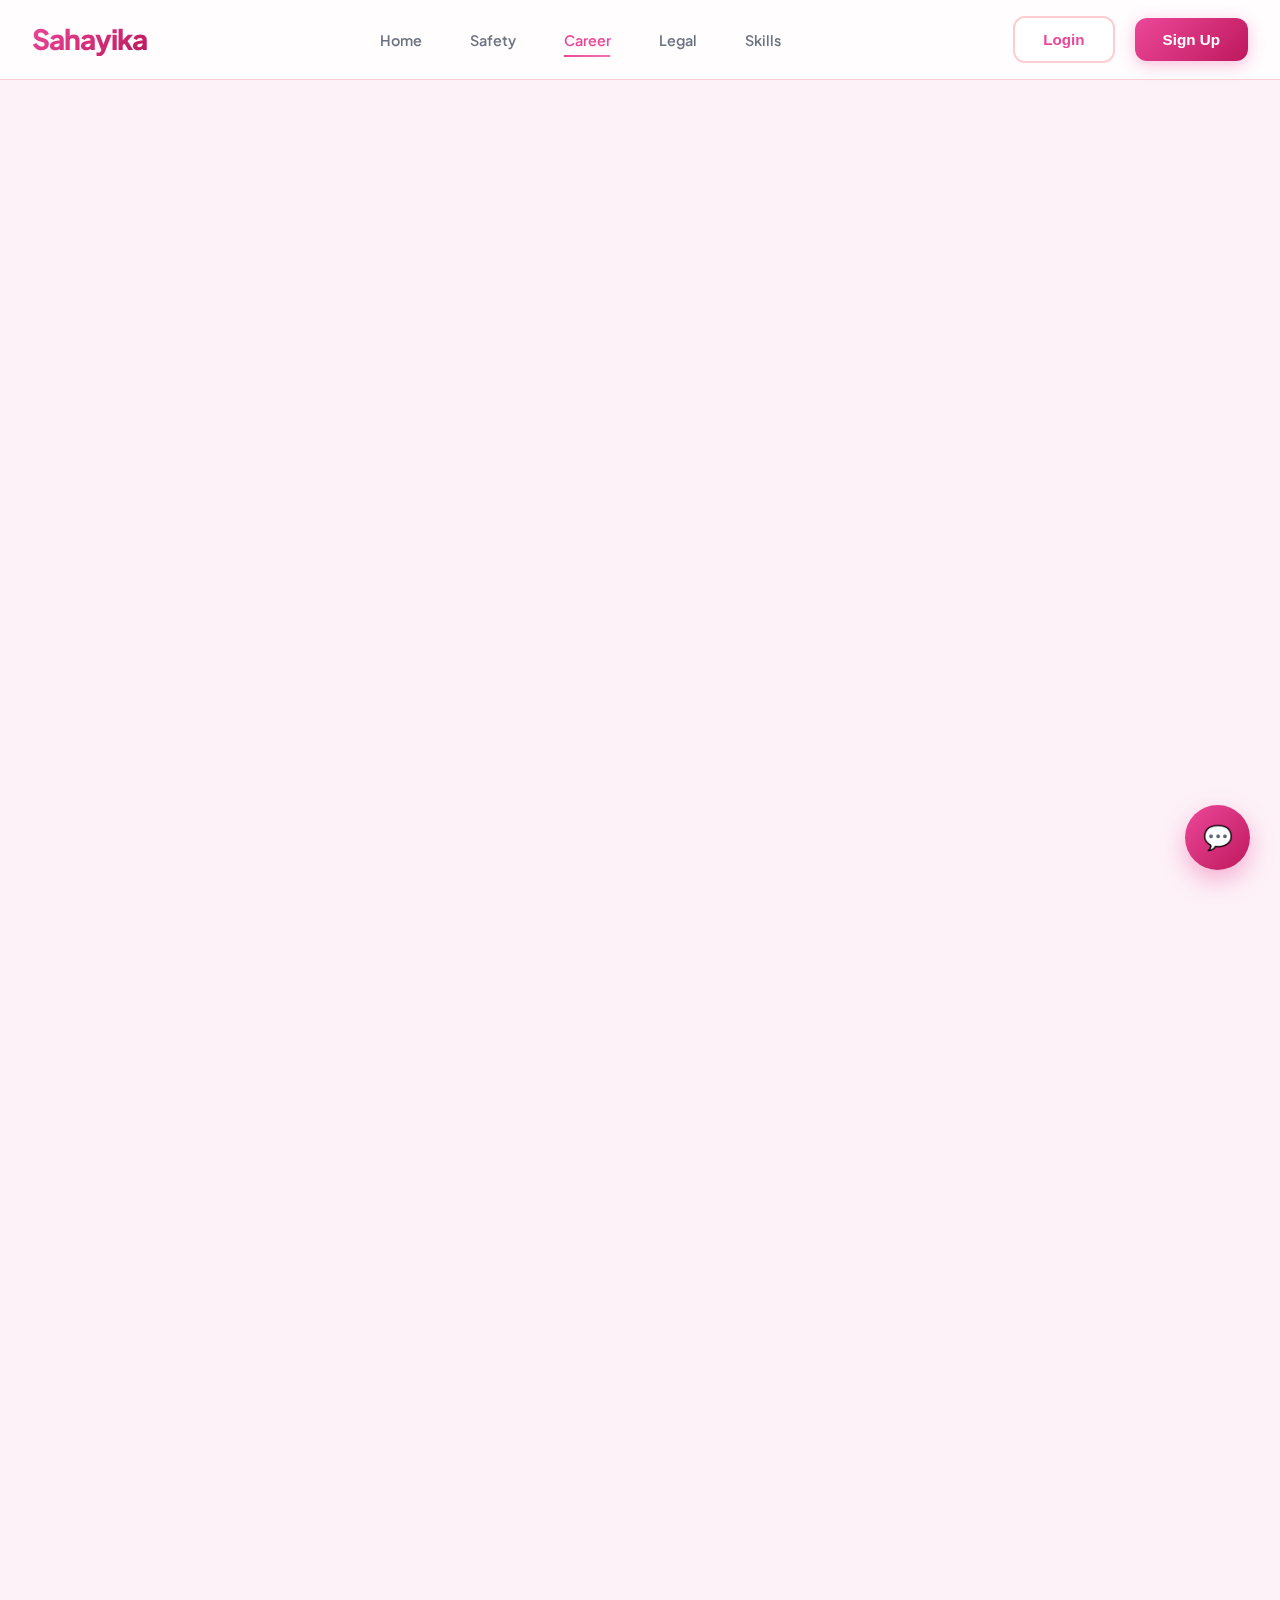
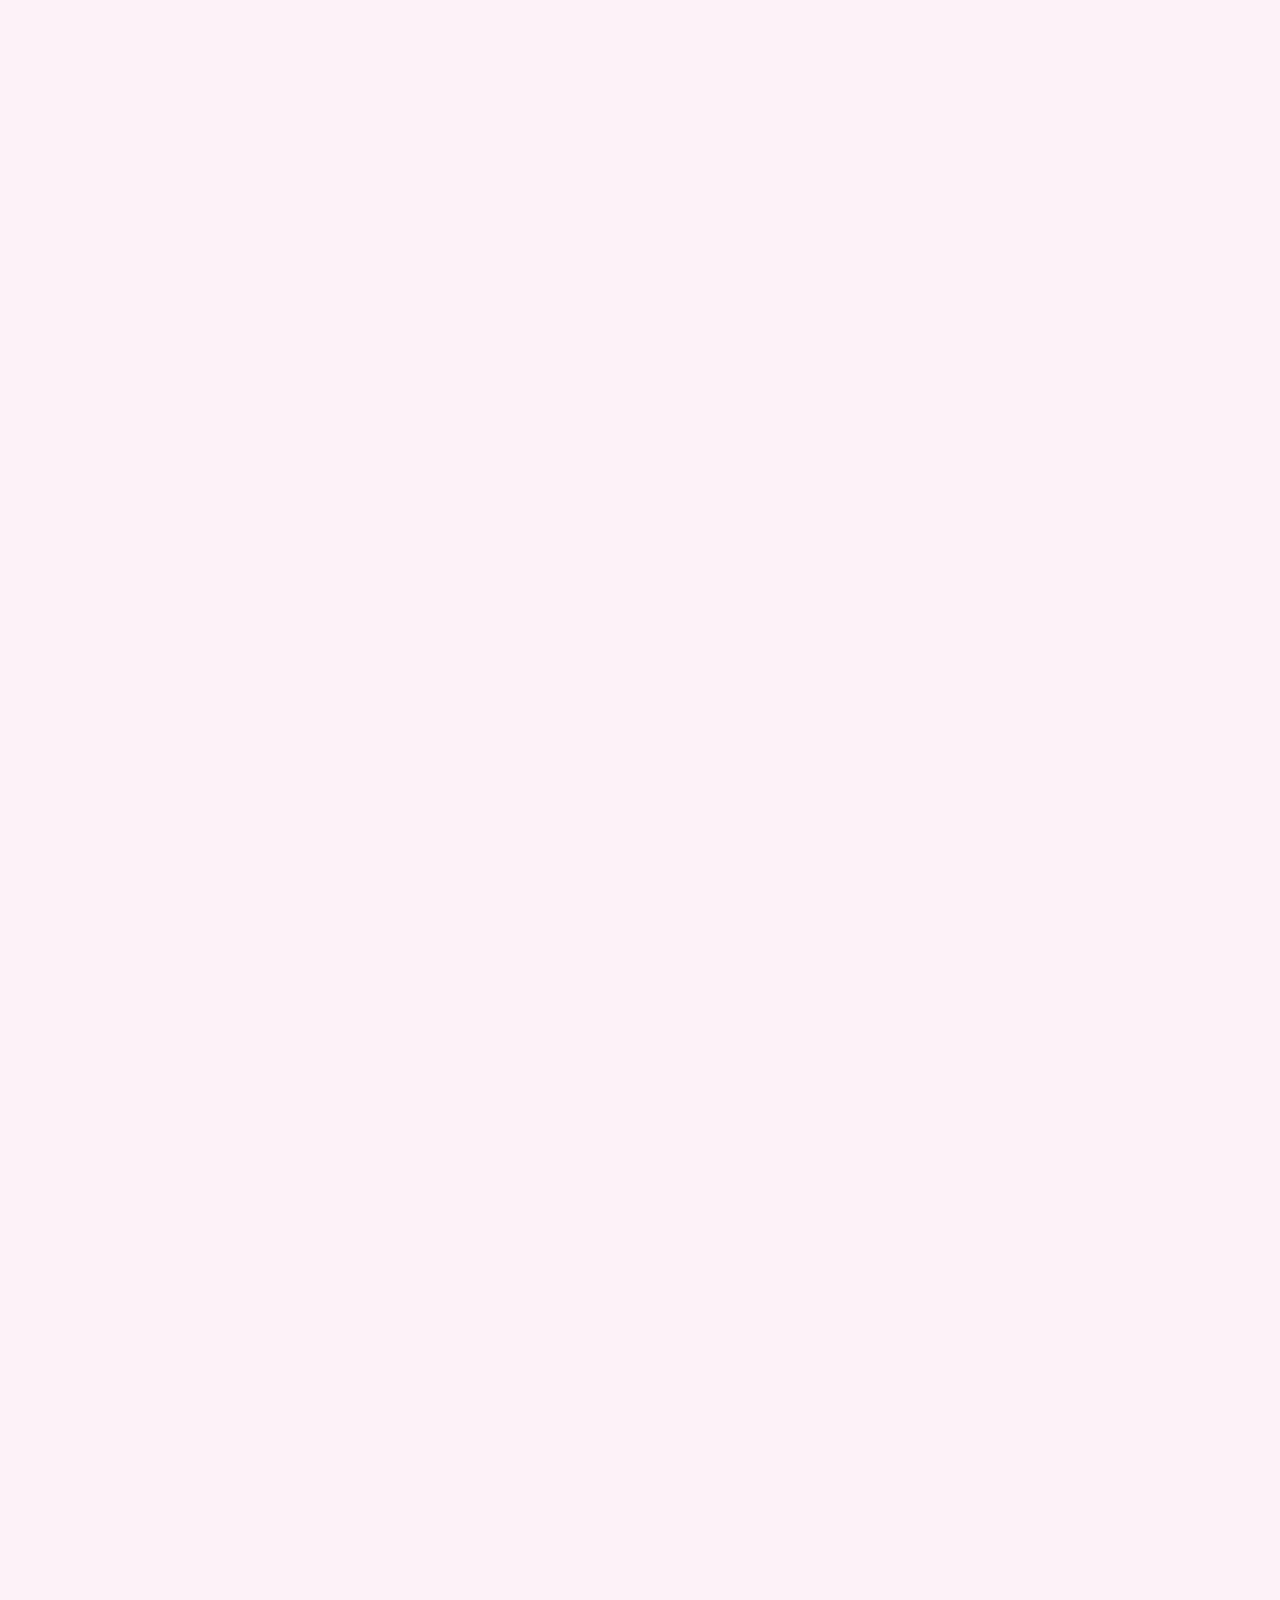
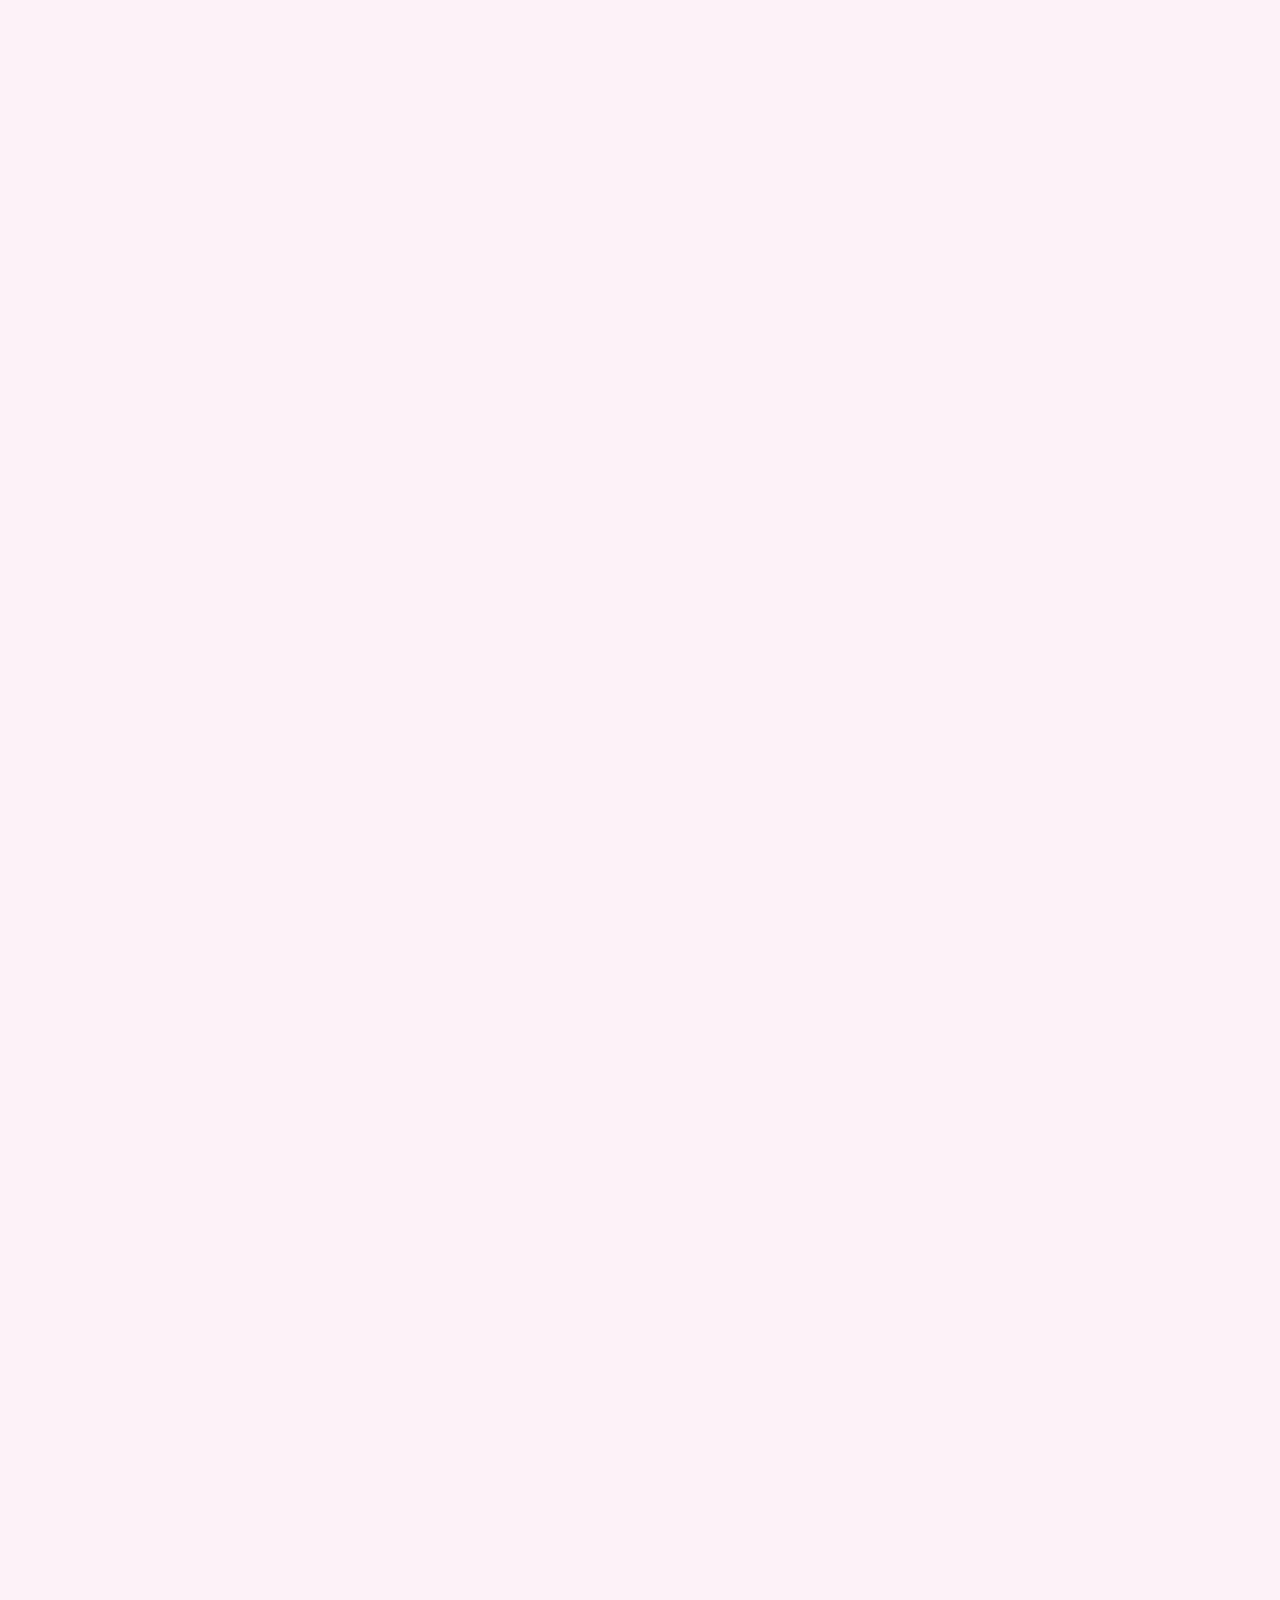
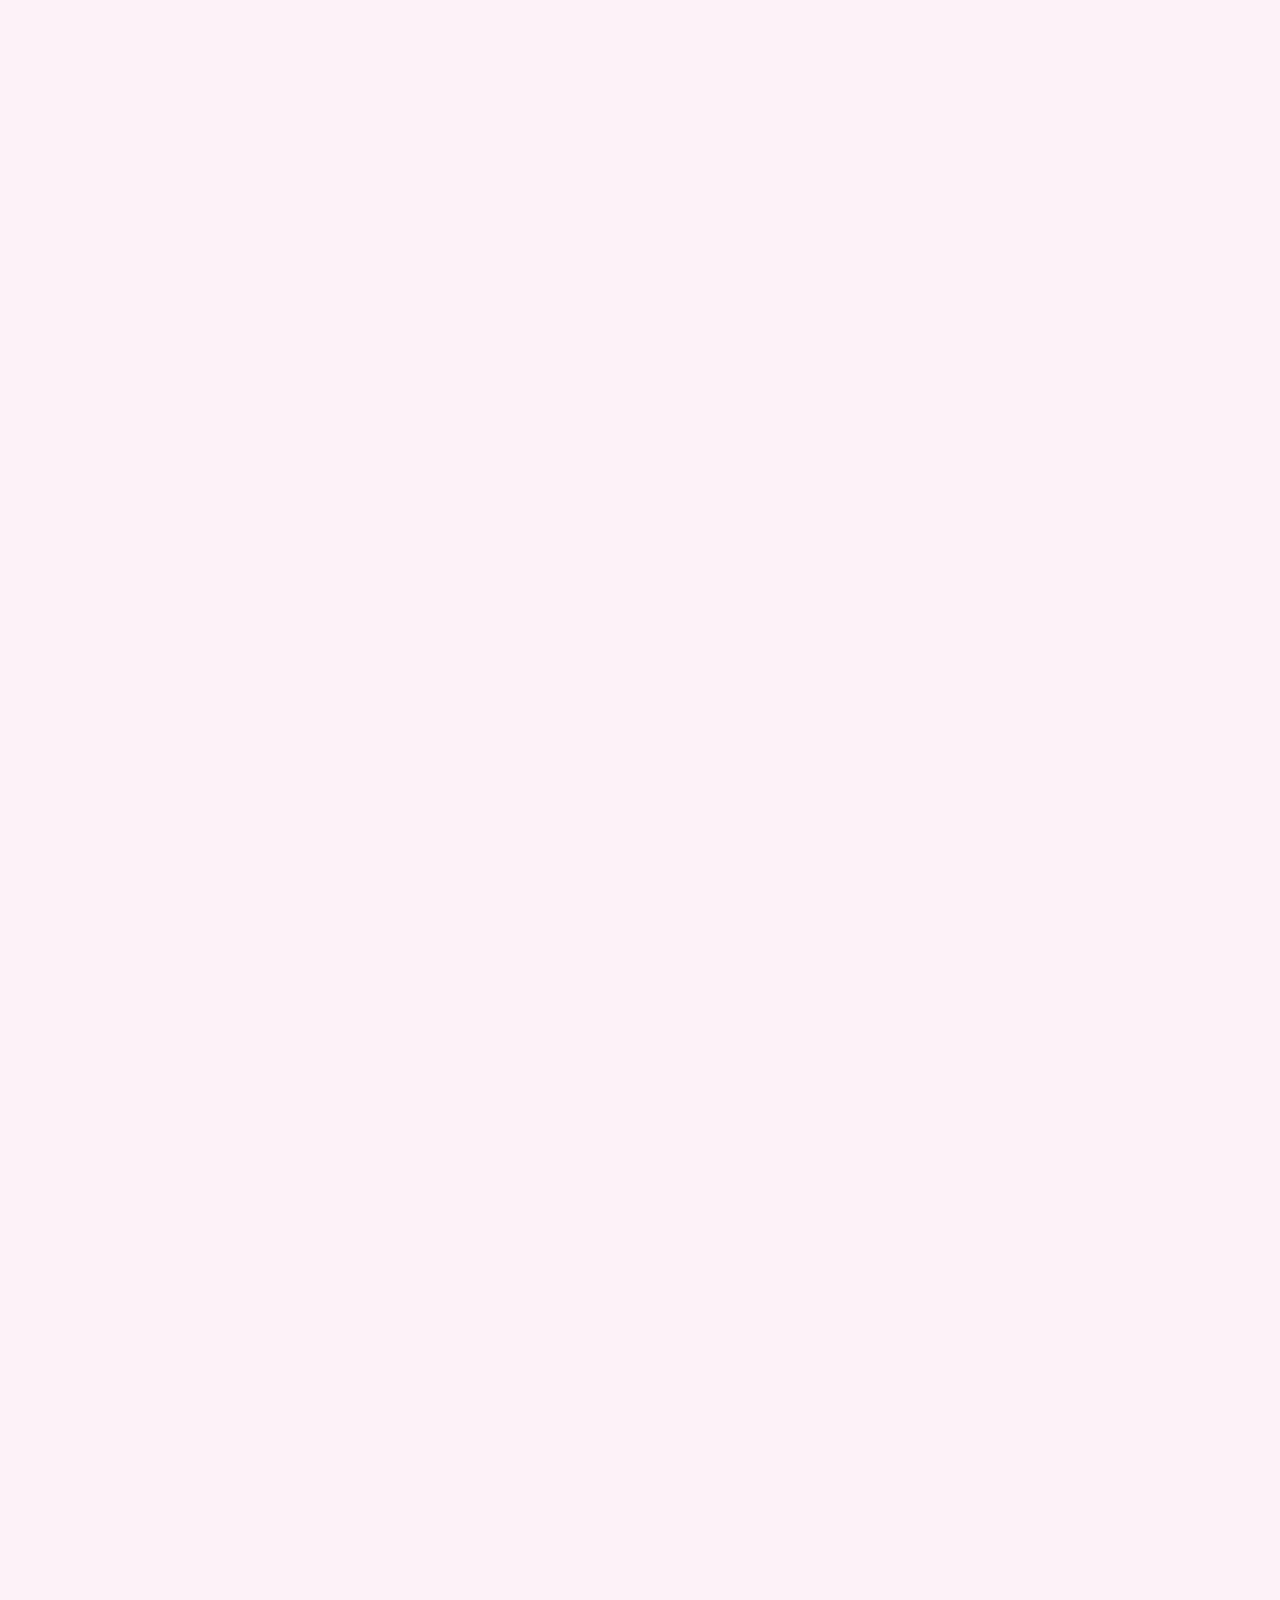
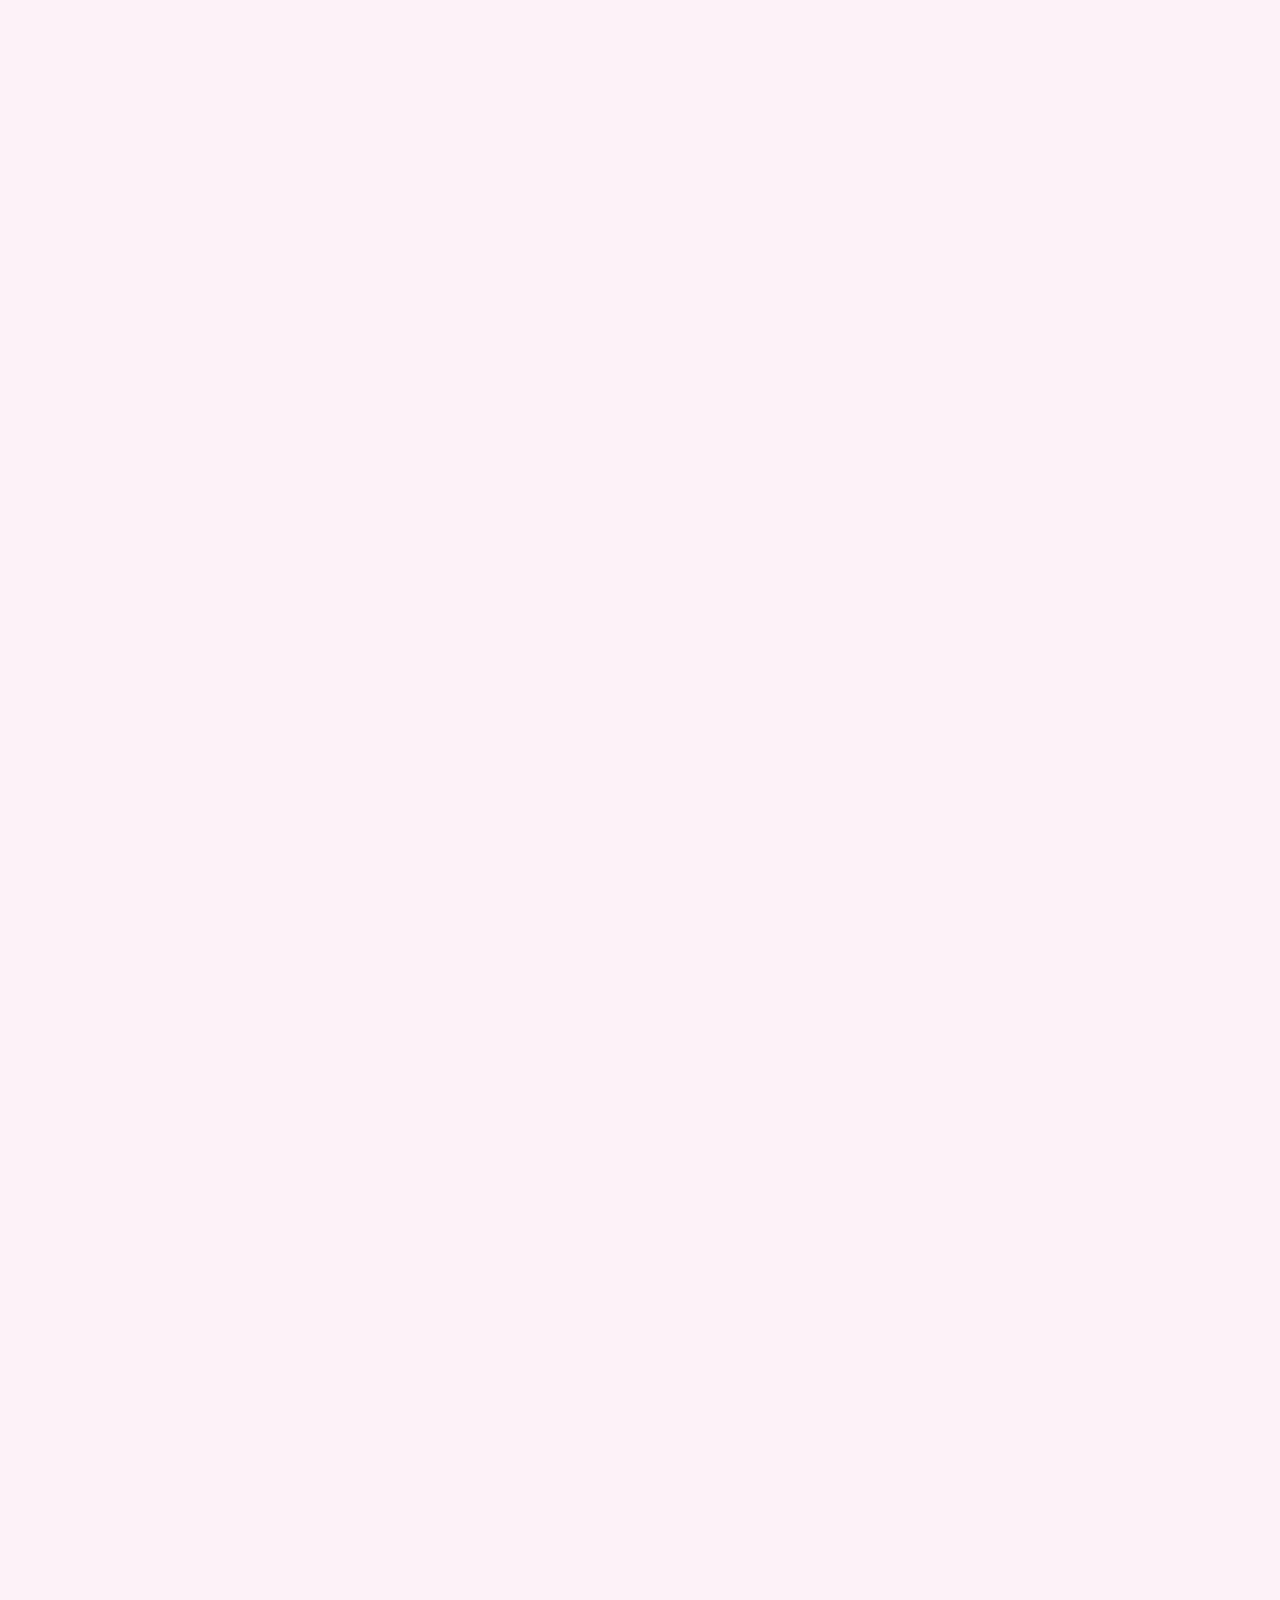
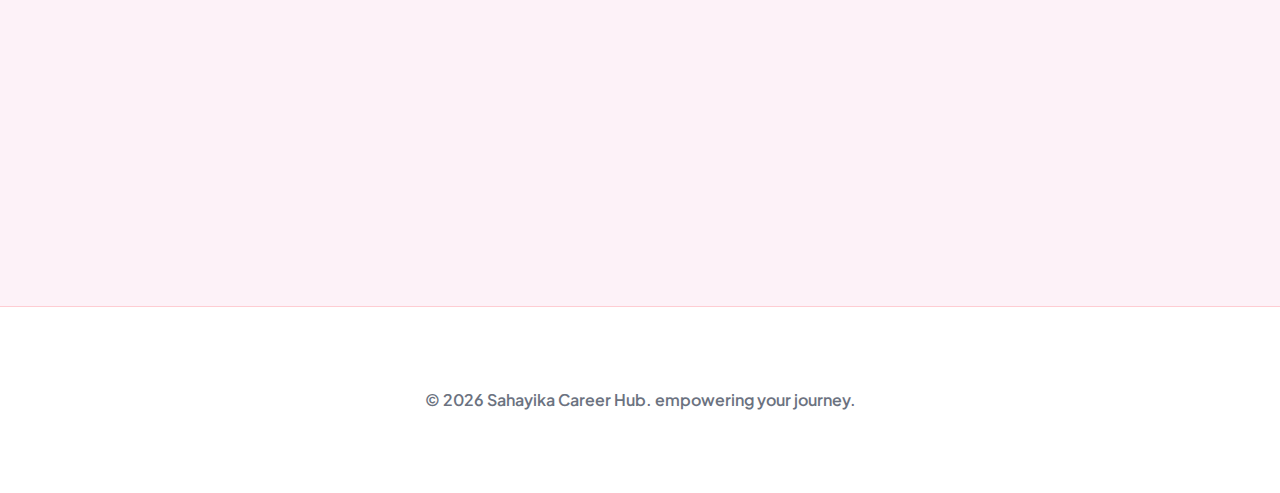
<file: jobs.html>
<!DOCTYPE html>
<html lang="en">

<head>
    <meta charset="UTF-8">
    <meta name="viewport" content="width=device-width, initial-scale=1.0">
    <title>Career Hub | Sahayika</title>
    <link rel="stylesheet" href="styles.css">
</head>

<body style="background: var(--bg-subtle);">
    <nav class="navbar">
        <div class="logo">
            <a href="index.html" style="text-decoration: none;">
                <span class="logo-text">Sahayika</span>
            </a>
        </div>
        <ul class="nav-links">
            <li><a href="index.html">Home</a></li>
            <li><a href="safety.html">Safety</a></li>
            <li><a href="jobs.html" class="active">Career</a></li>
            <li><a href="legal.html">Legal</a></li>
            <li><a href="learning.html">Skills</a></li>
        </ul>
        <div class="nav-buttons" id="navButtons">
            <button class="btn-outline" onclick="showModal('loginModal')">Login</button>
            <button class="btn-primary" onclick="showModal('signupModal')">Sign Up</button>
        </div>
    </nav>

    <main class="section-section">
        <header class="section-header">
            <span class="badge">Opportunity awaits</span>
            <h1 class="section-title">Career <span class="gradient-text">Pathways</span></h1>
            <p class="section-subtitle">Curated roles from verified, inclusive companies committed to gender equity.</p>
        </header>

        <div style="display: grid; grid-template-columns: 300px 1fr; gap: 3rem; align-items: start;">
            <!-- Filters -->
            <aside class="glass-card" style="padding: 2rem; position: sticky; top: 120px;">
                <h4 style="margin-bottom: 2rem;">Refine Search</h4>

                <div style="margin-bottom: 2rem;">
                    <label
                        style="display: block; font-weight: 800; font-size: 0.85rem; color: var(--text-muted); text-transform: uppercase; margin-bottom: 1rem;">Keywords</label>
                    <input type="text" placeholder="Job title, company..."
                        style="width: 100%; padding: 1rem; border-radius: 12px; border: 1px solid var(--border); background: var(--bg-subtle); outline: none;">
                </div>

                <div style="margin-bottom: 2rem;">
                    <label
                        style="display: block; font-weight: 800; font-size: 0.85rem; color: var(--text-muted); text-transform: uppercase; margin-bottom: 1rem;">Role
                        Type</label>
                    <div style="display: flex; flex-direction: column; gap: 0.75rem;">
                        <label
                            style="display: flex; align-items: center; gap: 0.75rem; font-weight: 600; cursor: pointer;">
                            <input type="checkbox" checked
                                style="accent-color: var(--primary); width: 18px; height: 18px;"> Technology
                        </label>
                        <label
                            style="display: flex; align-items: center; gap: 0.75rem; font-weight: 600; cursor: pointer;">
                            <input type="checkbox" checked
                                style="accent-color: var(--primary); width: 18px; height: 18px;"> Community
                        </label>
                        <label
                            style="display: flex; align-items: center; gap: 0.75rem; font-weight: 600; cursor: pointer;">
                            <input type="checkbox" checked
                                style="accent-color: var(--primary); width: 18px; height: 18px;"> Design
                        </label>
                        <label
                            style="display: flex; align-items: center; gap: 0.75rem; font-weight: 600; cursor: pointer;">
                            <input type="checkbox" style="accent-color: var(--primary); width: 18px; height: 18px;">
                            Finance
                        </label>
                    </div>
                </div>

                <button class="btn-primary btn-full">Apply Filters</button>
            </aside>

            <!-- Jobs -->
            <div id="jobsGridPage" class="jobs-grid">
                <!-- Dynamically Populated -->
            </div>
        </div>
    </main>

    <footer style="padding: 5rem 2rem; background: white; border-top: 1px solid var(--border);">
        <div style="text-align: center;">
            <p style="color: var(--text-muted); font-weight: 600;">&copy; 2026 Sahayika Career Hub. empowering your
                journey.</p>
        </div>
    </footer>

    <script src="app.js"></script>
    <script src="chatbot.js"></script>
    <script>
        document.addEventListener('DOMContentLoaded', () => {
            const grid = document.getElementById('jobsGridPage');
            const allJobs = [...jobs, ...jobs]; // Duplicate for full page

            grid.innerHTML = allJobs.map(job => `
                <div class="job-card glass-card">
                    <div class="job-card-header">
                        <div>
                            <h4 class="job-title">${job.title}</h4>
                            <p class="job-company">${job.company}</p>
                        </div>
                        <span class="job-salary" style="color: var(--primary); font-weight: 800;">${job.salary}</span>
                    </div>
                    <div class="job-meta" style="margin: 1.5rem 0;">
                        <div class="job-meta-item">📍 ${job.location}</div>
                        <div class="job-meta-item">🕒 ${job.type}</div>
                    </div>
                    <div class="job-tags" style="margin-bottom: 2rem;">
                        ${job.tags.map(tag => `<span class="job-tag">${tag}</span>`).join('')}
                    </div>
                    <button class="btn-primary btn-full" onclick="applyJob('${job.title}', '${job.company}')">Quick Apply</button>
                </div>
            `).join('');

            if (localStorage.getItem('sahayika_user')) {
                document.getElementById('navButtons').innerHTML = `
                    <button class="btn-primary" onclick="window.location.href='dashboard.html'">Go to Dashboard</button>
                `;
            }
        });
    </script>
</body>

</html>
</file>
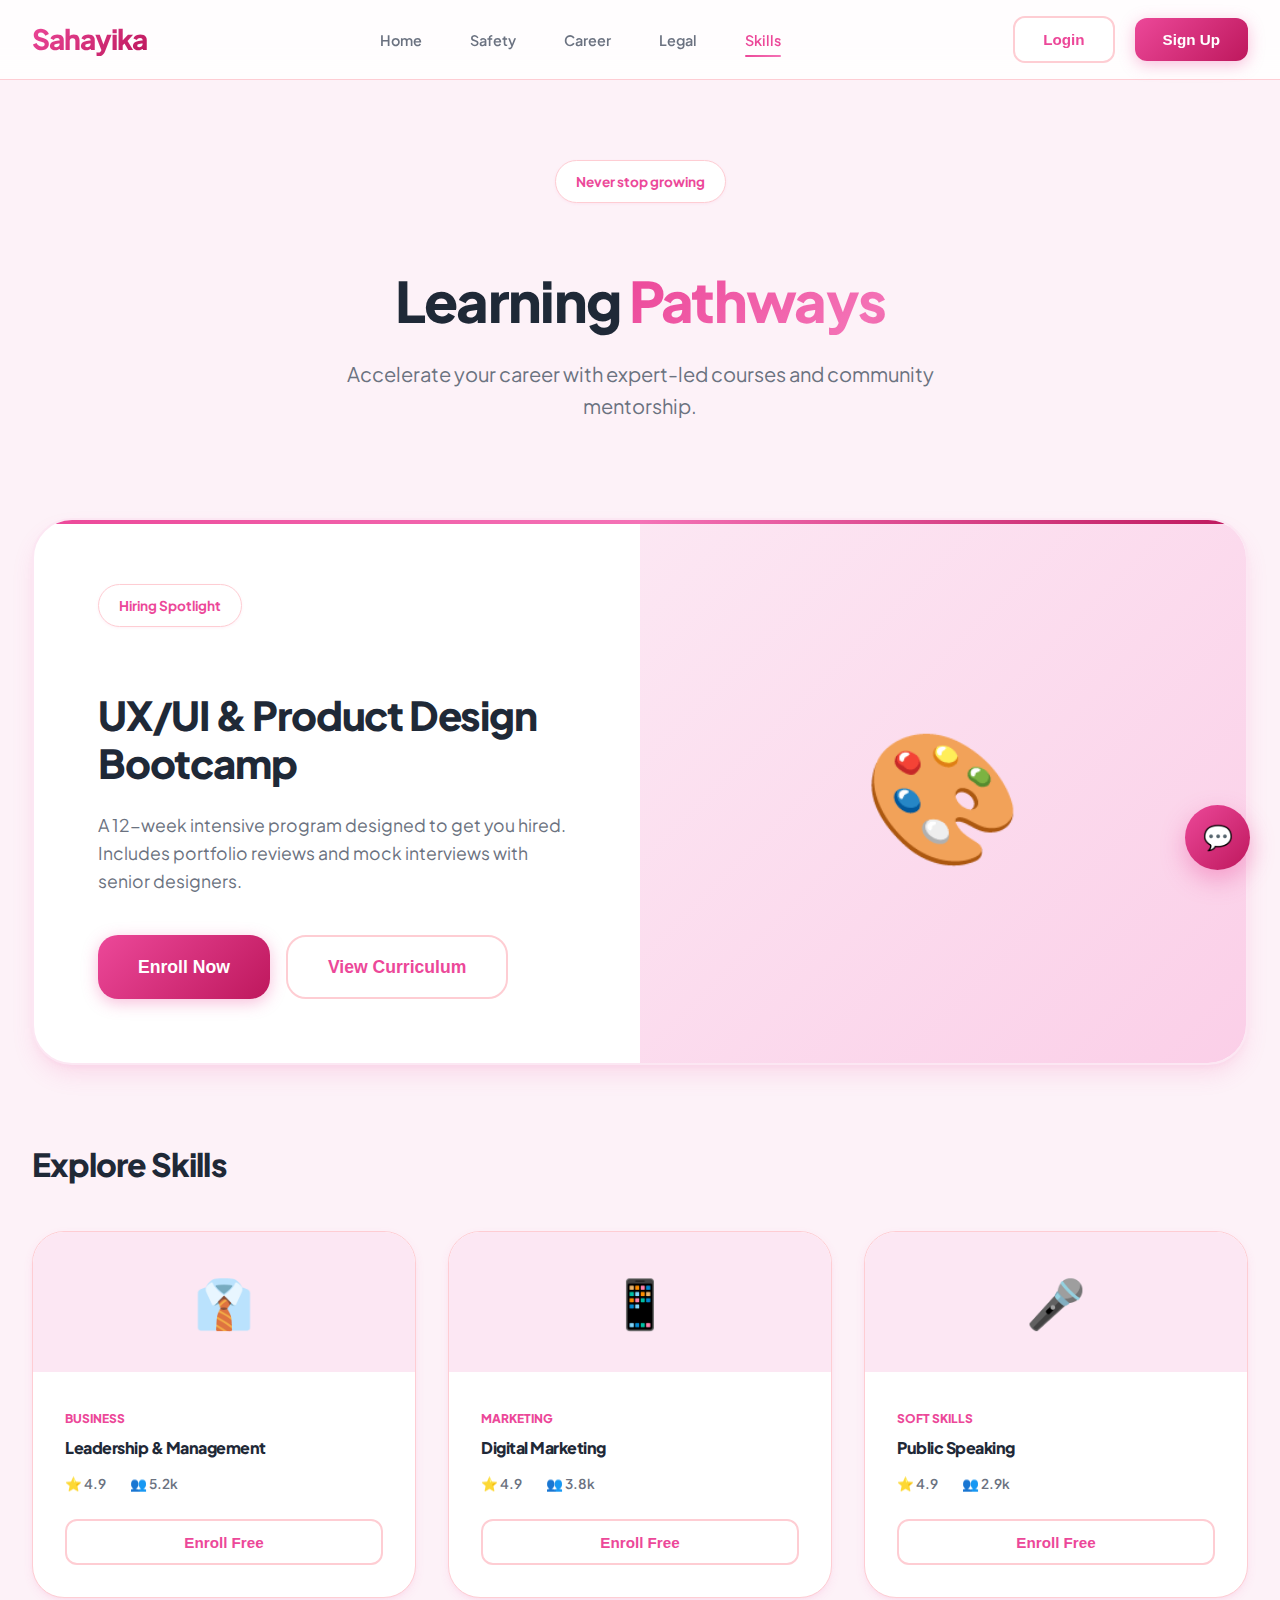
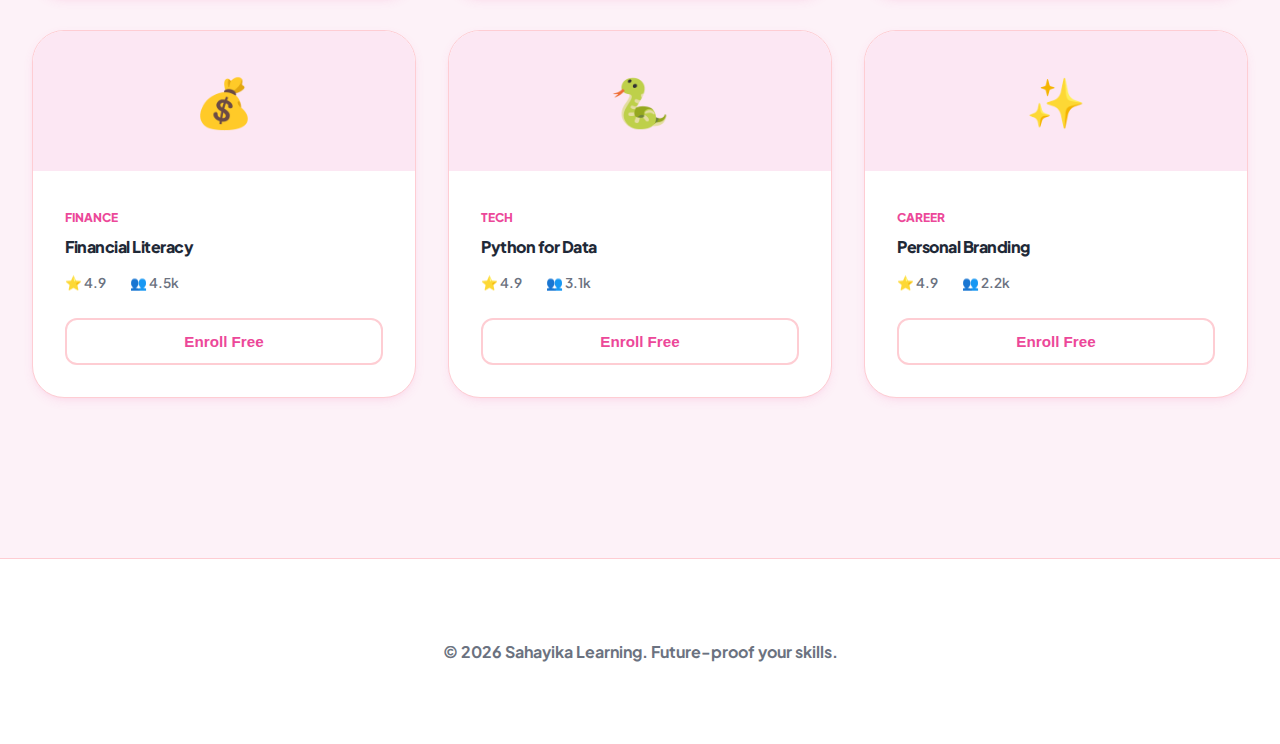
<file: learning.html>
<!DOCTYPE html>
<html lang="en">

<head>
    <meta charset="UTF-8">
    <meta name="viewport" content="width=device-width, initial-scale=1.0">
    <title>Skill Pathways | Sahayika</title>
    <link rel="stylesheet" href="styles.css">
    <style>
        .featured-banner {
            background: white;
            border-radius: 40px;
            overflow: hidden;
            display: grid;
            grid-template-columns: 1fr 1fr;
            border: 2px solid var(--primary-light);
            box-shadow: var(--shadow-lg);
            margin-bottom: 5rem;
            position: relative;
        }

        .featured-banner::before {
            content: "";
            position: absolute;
            top: 0;
            left: 0;
            right: 0;
            height: 4px;
            background: linear-gradient(90deg, var(--primary), var(--secondary), var(--accent));
        }

        .featured-content {
            padding: 4rem;
            display: flex;
            flex-direction: column;
            justify-content: center;
        }

        .featured-image {
            background: linear-gradient(135deg, var(--primary-light) 0%, var(--accent-light) 100%);
            display: flex;
            align-items: center;
            justify-content: center;
            font-size: 8rem;
        }

        .skill-grid-alt {
            display: grid;
            grid-template-columns: repeat(auto-fit, minmax(300px, 1fr));
            gap: 2rem;
        }

        @media (max-width: 768px) {
            .featured-banner {
                grid-template-columns: 1fr;
            }

            .featured-image {
                height: 200px;
                font-size: 5rem;
            }
        }
    </style>
</head>

<body style="background: var(--bg-subtle);">
    <nav class="navbar">
        <div class="logo">
            <a href="index.html" style="text-decoration: none;">
                <span class="logo-text">Sahayika</span>
            </a>
        </div>
        <ul class="nav-links">
            <li><a href="index.html">Home</a></li>
            <li><a href="safety.html">Safety</a></li>
            <li><a href="jobs.html">Career</a></li>
            <li><a href="legal.html">Legal</a></li>
            <li><a href="learning.html" class="active">Skills</a></li>
        </ul>
        <div class="nav-buttons" id="navButtons">
            <button class="btn-outline" onclick="showModal('loginModal')">Login</button>
            <button class="btn-primary" onclick="showModal('signupModal')">Sign Up</button>
        </div>
    </nav>

    <main class="section-section">
        <header class="section-header">
            <span class="badge">Never stop growing</span>
            <h1 class="section-title">Learning <span class="gradient-text">Pathways</span></h1>
            <p class="section-subtitle">Accelerate your career with expert-led courses and community mentorship.</p>
        </header>

        <div class="featured-banner">
            <div class="featured-content">
                <span class="badge" style="width: fit-content;">Hiring Spotlight</span>
                <h2 style="font-size: 2.5rem; margin: 1.5rem 0;">UX/UI & Product Design Bootcamp</h2>
                <p style="color: var(--text-muted); font-size: 1.1rem; margin-bottom: 2.5rem;">A 12-week intensive
                    program designed to get you hired. Includes portfolio reviews and mock interviews with senior
                    designers.</p>
                <div style="display: flex; gap: 1rem;">
                    <button class="btn-primary btn-large">Enroll Now</button>
                    <button class="btn-outline btn-large">View Curriculum</button>
                </div>
            </div>
            <div class="featured-image">🎨</div>
        </div>

        <h3 style="margin-bottom: 3rem; font-size: 2rem;">Explore Skills</h3>
        <div class="skill-grid-alt" id="coursesGrid">
            <!-- Dynamically Populated -->
        </div>
    </main>

    <footer style="padding: 5rem 2rem; background: white; border-top: 1px solid var(--border); text-align: center;">
        <p style="color: var(--text-muted); font-weight: 700;">&copy; 2026 Sahayika Learning. Future-proof your skills.
        </p>
    </footer>

    <script src="app.js"></script>
    <script src="chatbot.js"></script>
    <script>
        document.addEventListener('DOMContentLoaded', () => {
            const grid = document.getElementById('coursesGrid');
            const courses = [
                { title: "Leadership & Management", icon: "👔", enrolled: "5.2k", cat: "Business" },
                { title: "Digital Marketing", icon: "📱", enrolled: "3.8k", cat: "Marketing" },
                { title: "Public Speaking", icon: "🎤", enrolled: "2.9k", cat: "Soft Skills" },
                { title: "Financial Literacy", icon: "💰", enrolled: "4.5k", cat: "Finance" },
                { title: "Python for Data", icon: "🐍", enrolled: "3.1k", cat: "Tech" },
                { title: "Personal Branding", icon: "✨", enrolled: "2.2k", cat: "Career" }
            ];

            grid.innerHTML = courses.map(course => `
                <div class="skill-card glass-card" style="padding: 0;">
                    <div class="skill-image" style="height: 140px; border-radius: 30px 30px 0 0; background: var(--primary-light); font-size: 3rem;">${course.icon}</div>
                    <div class="skill-content" style="padding: 2rem;">
                        <span style="color: var(--primary); font-weight: 800; font-size: 0.75rem; text-transform: uppercase;">${course.cat}</span>
                        <h4 style="margin: 0.5rem 0 1rem;">${course.title}</h4>
                        <div class="skill-meta" style="margin-bottom: 1.5rem;">
                            <span>⭐ 4.9</span>
                            <span>👥 ${course.enrolled}</span>
                        </div>
                        <button class="btn-outline btn-full" onclick="alert('Enrolled in ${course.title}!')">Enroll Free</button>
                    </div>
                </div>
            `).join('');

            if (localStorage.getItem('sahayika_user')) {
                document.getElementById('navButtons').innerHTML = `
                    <button class="btn-primary" onclick="window.location.href='dashboard.html'">Go to Dashboard</button>
                `;
            }
        });
    </script>
</body>

</html>
</file>
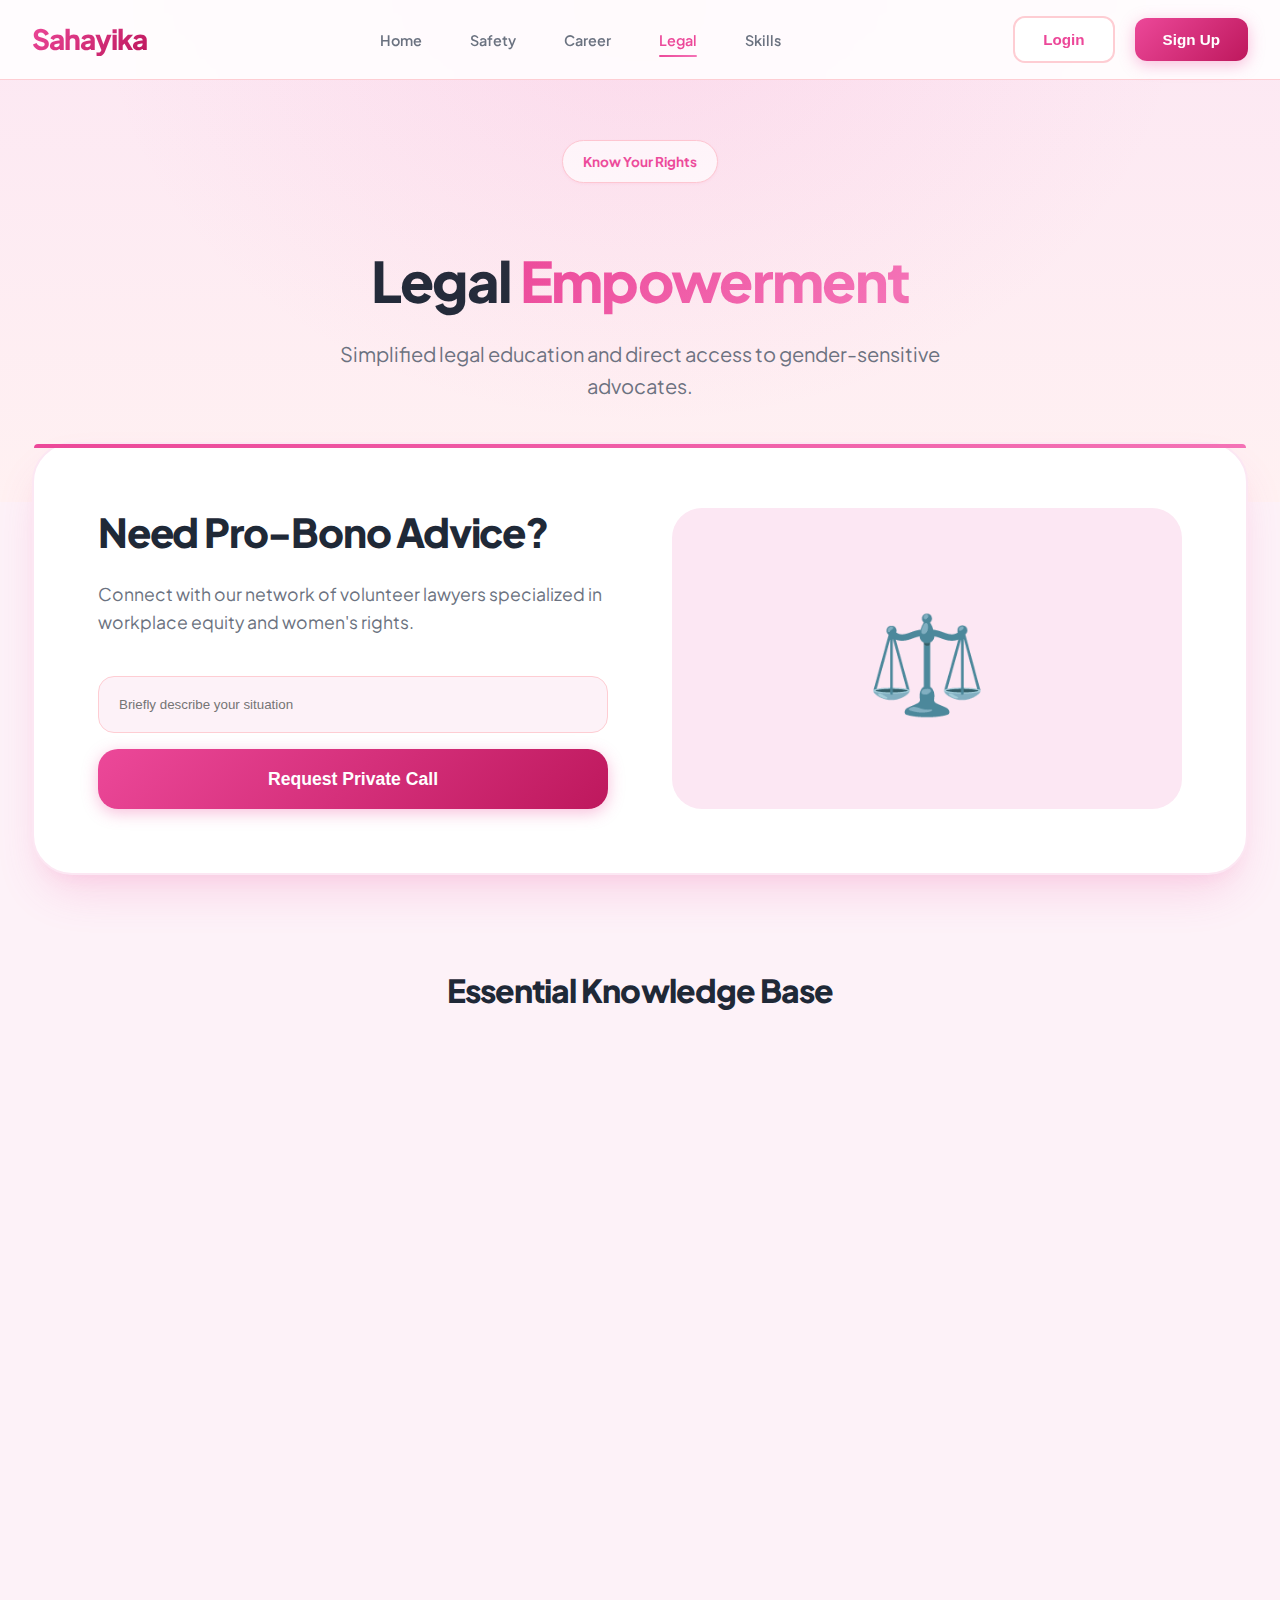
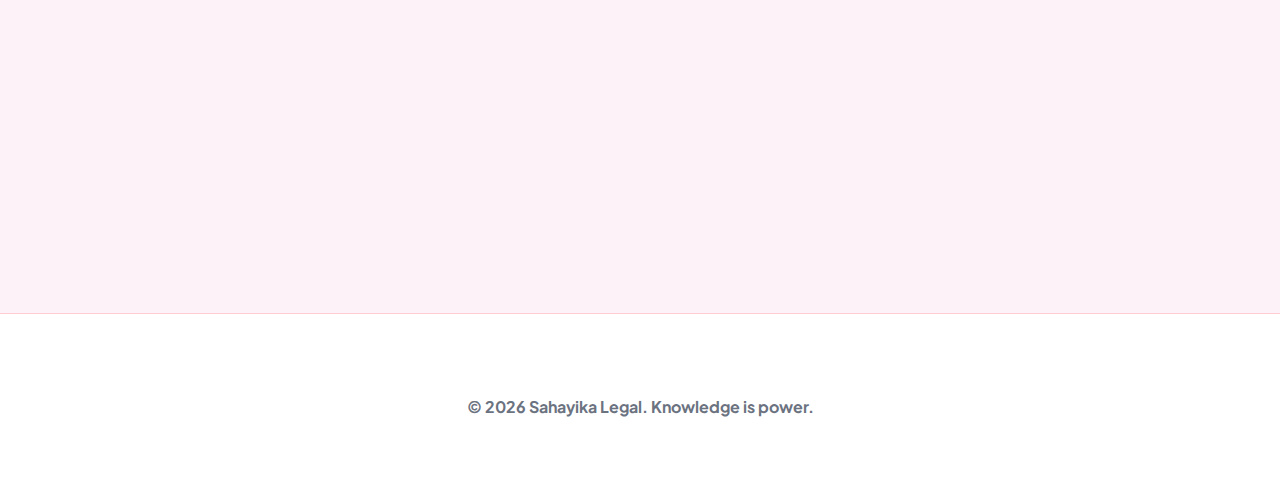
<file: legal.html>
<!DOCTYPE html>
<html lang="en">

<head>
    <meta charset="UTF-8">
    <meta name="viewport" content="width=device-width, initial-scale=1.0">
    <title>Legal Resources | Sahayika</title>
    <link rel="stylesheet" href="styles.css">
    <style>
        .legal-header {
            background: linear-gradient(180deg, var(--primary-light) 0%, var(--bg-main) 100%);
            padding: 140px 2rem 100px;
            text-align: center;
            position: relative;
        }

        .legal-header::before {
            content: "";
            position: absolute;
            top: 0;
            left: 0;
            right: 0;
            bottom: 0;
            background: radial-gradient(ellipse at 50% 0%, rgba(244, 114, 182, 0.12) 0%, transparent 60%);
            pointer-events: none;
        }

        .advice-banner {
            background: white;
            border-radius: 40px;
            padding: 4rem;
            display: grid;
            grid-template-columns: 1fr 1fr;
            gap: 4rem;
            align-items: center;
            border: 2px solid var(--primary-light);
            margin-top: -60px;
            position: relative;
            z-index: 10;
            box-shadow: var(--shadow-xl);
        }

        .advice-banner::before {
            content: "";
            position: absolute;
            top: 0;
            left: 0;
            right: 0;
            height: 4px;
            background: linear-gradient(90deg, var(--primary), var(--secondary));
            border-radius: 40px 40px 0 0;
        }

        @media (max-width: 768px) {
            .advice-banner {
                grid-template-columns: 1fr;
                padding: 2rem;
                gap: 2rem;
            }
        }
    </style>
</head>

<body style="background: var(--bg-subtle);">
    <nav class="navbar">
        <div class="logo">
            <a href="index.html" style="text-decoration: none;">
                <span class="logo-text">Sahayika</span>
            </a>
        </div>
        <ul class="nav-links">
            <li><a href="index.html">Home</a></li>
            <li><a href="safety.html">Safety</a></li>
            <li><a href="jobs.html">Career</a></li>
            <li><a href="legal.html" class="active">Legal</a></li>
            <li><a href="learning.html">Skills</a></li>
        </ul>
        <div class="nav-buttons" id="navButtons">
            <button class="btn-outline" onclick="showModal('loginModal')">Login</button>
            <button class="btn-primary" onclick="showModal('signupModal')">Sign Up</button>
        </div>
    </nav>

    <main>
        <header class="legal-header">
            <span class="badge">Know Your Rights</span>
            <h1 class="section-title">Legal <span class="gradient-text">Empowerment</span></h1>
            <p class="section-subtitle">Simplified legal education and direct access to gender-sensitive advocates.</p>
        </header>

        <section class="section-section" style="padding-top: 0;">
            <div class="advice-banner">
                <div>
                    <h2 style="font-size: 2.5rem; margin-bottom: 1.5rem;">Need Pro-Bono Advice?</h2>
                    <p style="color: var(--text-muted); font-size: 1.1rem; margin-bottom: 2.5rem;">Connect with our
                        network of volunteer lawyers specialized in workplace equity and women's rights.</p>
                    <form onsubmit="event.preventDefault(); alert('Consultation request sent!');"
                        style="display: flex; flex-direction: column; gap: 1rem;">
                        <input type="text" placeholder="Briefly describe your situation"
                            style="padding: 1.25rem; border-radius: 16px; border: 1px solid var(--border); background: var(--bg-subtle); outline: none;">
                        <button class="btn-primary btn-large">Request Private Call</button>
                    </form>
                </div>
                <div
                    style="background: var(--primary-light); height: 100%; border-radius: 30px; display: flex; align-items: center; justify-content: center; font-size: 6rem;">
                    ⚖️</div>
            </div>

            <div style="margin-top: 6rem;">
                <h3 style="text-align: center; margin-bottom: 3rem; font-size: 2rem;">Essential Knowledge Base</h3>
                <div class="legal-cards">
                    <div class="legal-card glass-card">
                        <div class="legal-number">01</div>
                        <h4>Workplace Rights</h4>
                        <p>Equal pay provisions, maternity security, and harassment reporting protocols.</p>
                        <button class="learn-more">Open Handbook</button>
                    </div>
                    <div class="legal-card glass-card">
                        <div class="legal-number">02</div>
                        <h4>Digital Rights</h4>
                        <p>Protection against cyber-stalking, defamation, and non-consensual image sharing.</p>
                        <button class="learn-more">Open Handbook</button>
                    </div>
                    <div class="legal-card glass-card">
                        <div class="legal-number">03</div>
                        <h4>Family Law</h4>
                        <p>Comprehensive guides on property inheritance, custody, and protective orders.</p>
                        <button class="learn-more">Open Handbook</button>
                    </div>
                    <div class="legal-card glass-card">
                        <div class="legal-number">04</div>
                        <h4>Zero FIR Guide</h4>
                        <p>Step-by-step procedure for filing an FIR at any station regardless of jurisdiction.</p>
                        <button class="learn-more">Open Handbook</button>
                    </div>
                </div>
            </div>
        </section>
    </main>

    <footer style="padding: 5rem 2rem; background: white; border-top: 1px solid var(--border); text-align: center;">
        <p style="color: var(--text-muted); font-weight: 700;">&copy; 2026 Sahayika Legal. Knowledge is power.</p>
    </footer>

    <script src="app.js"></script>
    <script>
        document.addEventListener('DOMContentLoaded', () => {
            if (localStorage.getItem('sahayika_user')) {
                document.getElementById('navButtons').innerHTML = `
                    <button class="btn-primary" onclick="window.location.href='dashboard.html'">Go to Dashboard</button>
                `;
            }
        });
    </script>
</body>

</html>
</file>
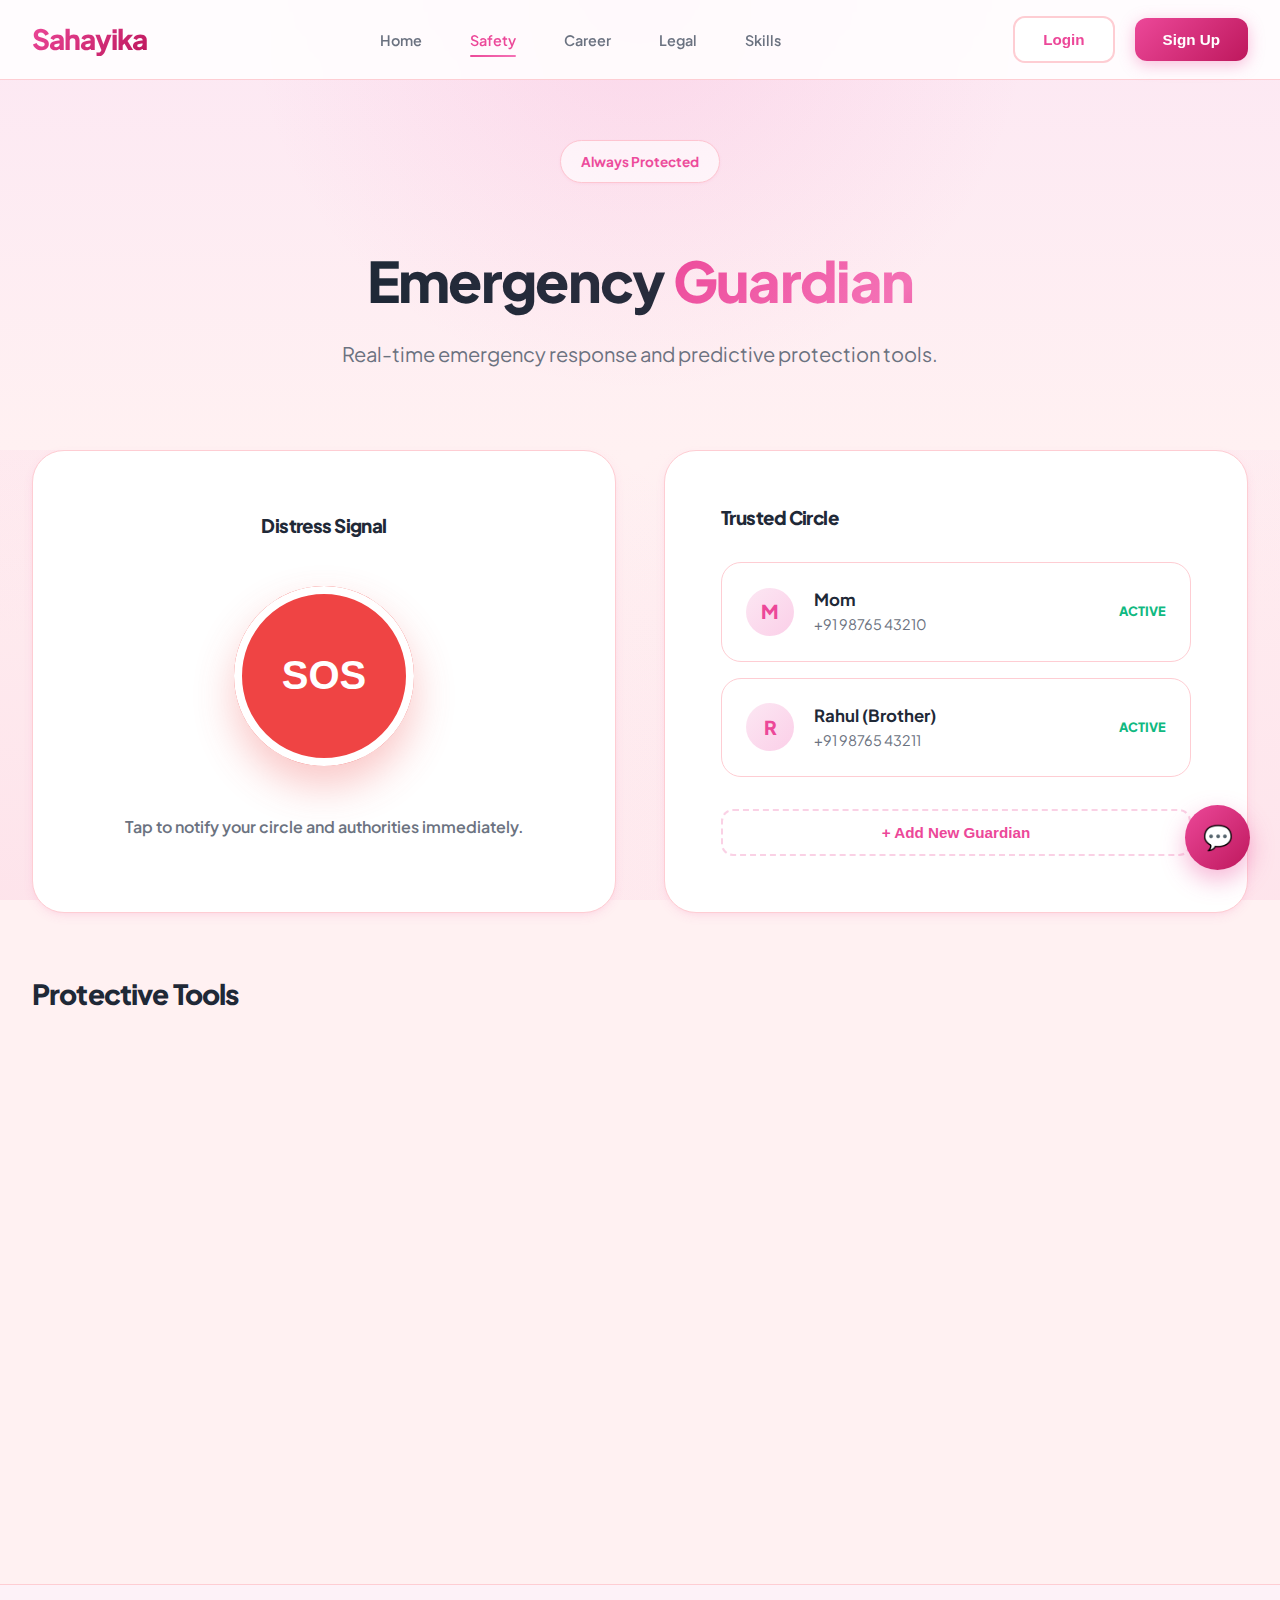
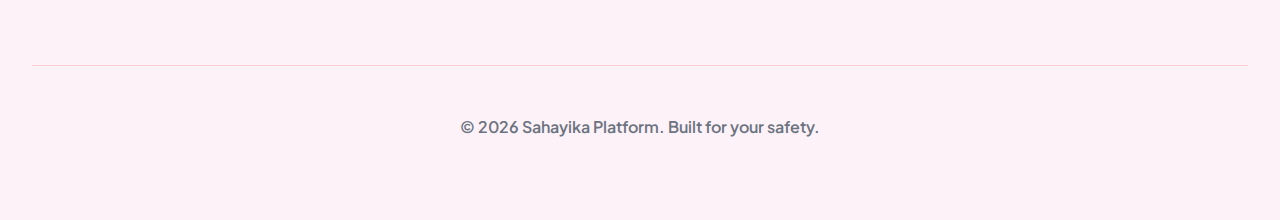
<file: safety.html>
<!DOCTYPE html>
<html lang="en">

<head>
    <meta charset="UTF-8">
    <meta name="viewport" content="width=device-width, initial-scale=1.0">
    <title>Safety Center | Sahayika</title>
    <link rel="stylesheet" href="styles.css">
    <style>
        .safety-hero {
            background: linear-gradient(180deg, var(--primary-light) 0%, var(--bg-main) 100%);
            padding: 140px 2rem 80px;
            text-align: center;
            position: relative;
        }

        .safety-hero::before {
            content: "";
            position: absolute;
            top: 0;
            left: 0;
            right: 0;
            bottom: 0;
            background: radial-gradient(circle at 50% 0%, rgba(244, 114, 182, 0.15) 0%, transparent 50%);
            pointer-events: none;
        }

        .contact-card {
            background: white;
            border: 1px solid var(--border);
            border-radius: 20px;
            padding: 1.5rem;
            display: flex;
            align-items: center;
            gap: 1.25rem;
            transition: all 0.3s ease;
        }

        .contact-card:hover {
            border-color: var(--primary);
            box-shadow: var(--shadow-md);
            transform: translateX(5px);
        }

        .contact-avatar {
            width: 48px;
            height: 48px;
            border-radius: 50%;
            background: linear-gradient(135deg, var(--primary-light), var(--accent-light));
            display: flex;
            align-items: center;
            justify-content: center;
            font-size: 1.2rem;
            font-weight: 800;
            color: var(--primary);
        }
    </style>
</head>

<body>
    <nav class="navbar">
        <div class="logo">
            <a href="index.html" style="text-decoration: none;">
                <span class="logo-text">Sahayika</span>
            </a>
        </div>
        <ul class="nav-links">
            <li><a href="index.html">Home</a></li>
            <li><a href="safety.html" class="active">Safety</a></li>
            <li><a href="jobs.html">Career</a></li>
            <li><a href="legal.html">Legal</a></li>
            <li><a href="learning.html">Skills</a></li>
        </ul>
        <div class="nav-buttons" id="navButtons">
            <button class="btn-outline" onclick="showModal('loginModal')">Login</button>
            <button class="btn-primary" onclick="showModal('signupModal')">Sign Up</button>
        </div>
    </nav>

    <main>
        <header class="safety-hero">
            <span class="badge">Always Protected</span>
            <h1 class="section-title">Emergency <span class="gradient-text">Guardian</span></h1>
            <p class="section-subtitle">Real-time emergency response and predictive protection tools.</p>
        </header>

        <section class="section-section" style="padding-top: 0;">
            <div
                style="display: grid; grid-template-columns: repeat(auto-fit, minmax(350px, 1fr)); gap: 3rem; align-items: start;">
                <!-- Trigger Card -->
                <div class="glass-card"
                    style="text-align: center; display: flex; flex-direction: column; align-items: center; padding: 4rem 2rem;">
                    <h3 style="margin-bottom: 3rem;">Distress Signal</h3>
                    <button class="sos-button" onclick="triggerSOS()">
                        <div class="sos-pulse"></div>
                        <span>SOS</span>
                    </button>
                    <p style="margin-top: 3rem; color: var(--text-muted); font-weight: 600;">
                        Tap to notify your circle and authorities immediately.
                    </p>
                </div>

                <!-- Contacts -->
                <div class="glass-card">
                    <h3 style="margin-bottom: 2rem;">Trusted Circle</h3>
                    <div style="display: flex; flex-direction: column; gap: 1rem;">
                        <div class="contact-card">
                            <div class="contact-avatar">M</div>
                            <div style="flex: 1;">
                                <h5 style="font-size: 1.05rem;">Mom</h5>
                                <p style="color: var(--text-muted); font-size: 0.9rem;">+91 98765 43210</p>
                            </div>
                            <span style="color: var(--success); font-weight: 800; font-size: 0.8rem;">ACTIVE</span>
                        </div>
                        <div class="contact-card">
                            <div class="contact-avatar">R</div>
                            <div style="flex: 1;">
                                <h5 style="font-size: 1.05rem;">Rahul (Brother)</h5>
                                <p style="color: var(--text-muted); font-size: 0.9rem;">+91 98765 43211</p>
                            </div>
                            <span style="color: var(--success); font-weight: 800; font-size: 0.8rem;">ACTIVE</span>
                        </div>
                        <button class="btn-outline btn-full"
                            style="margin-top: 1rem; border: 2px dashed var(--border-pink);">+ Add New Guardian</button>
                    </div>
                </div>
            </div>

            <div style="margin-top: 4rem;">
                <h3 style="margin-bottom: 2rem; font-size: 1.75rem;">Protective Tools</h3>
                <div class="safety-features">
                    <div class="safety-item glass-card">
                        <div class="safety-icon">🚶‍♀️</div>
                        <h4>Virtual Walk</h4>
                        <p>Our AI monitors your path for deviations and alerts your circle if you stop unexpectedly.</p>
                        <button class="btn-primary" style="margin-top: 1.5rem; width: 100%;">Start Walk</button>
                    </div>
                    <div class="safety-item glass-card">
                        <div class="safety-icon">📞</div>
                        <h4>Fake Call</h4>
                        <p>Instantly trigger a realistic incoming call to exit uncomfortable social situations safely.
                        </p>
                        <button class="btn-outline" style="margin-top: 1.5rem; width: 100%;">Trigger Call</button>
                    </div>
                    <div class="safety-item glass-card">
                        <div class="safety-icon">🎤</div>
                        <h4>Evidence Record</h4>
                        <p>Voice-activated recording that streams audio directly to our secure cloud vault.</p>
                        <button class="btn-outline" style="margin-top: 1.5rem; width: 100%;">Enable Listening</button>
                    </div>
                </div>
            </div>
        </section>
    </main>

    <footer style="background: var(--bg-subtle); padding: 5rem 2rem;">
        <div style="text-align: center; border-top: 1px solid var(--border); padding-top: 3rem;">
            <p style="color: var(--text-muted); font-weight: 600;">&copy; 2026 Sahayika Platform. Built for your safety.
            </p>
        </div>
    </footer>

    <script src="app.js"></script>
    <script src="chatbot.js"></script>
    <script>
        document.addEventListener('DOMContentLoaded', () => {
            if (localStorage.getItem('sahayika_user')) {
                document.getElementById('navButtons').innerHTML = `
                    <button class="btn-primary" onclick="window.location.href='dashboard.html'">Go to Dashboard</button>
                `;
            }
        });
    </script>
</body>

</html>
</file>
<file: styles.css>
@import url('https://fonts.googleapis.com/css2?family=Plus+Jakarta+Sans:wght@400;500;600;700;800&display=swap');

:root {
    /* ✨ Light Pink Empowerment Palette */
    --primary: #ec4899;
    /* Pink 500 */
    --primary-hover: #db2777;
    /* Pink 600 */
    --primary-light: #fce7f3;
    /* Pink 100 */
    --primary-50: #fdf2f8;
    /* Pink 50 - Lightest */
    --secondary: #f472b6;
    /* Pink 400 */
    --secondary-hover: #ec4899;
    /* Pink 500 */
    --accent: #be185d;
    /* Pink 700 - Deep accent */
    --accent-light: #fbcfe8;
    /* Pink 200 */

    /* Warm Rose Backgrounds */
    --bg-main: #fff1f2;
    /* Rose 50 */
    --bg-subtle: #fdf2f8;
    /* Pink 50 */
    --bg-card: #ffffff;
    --text-main: #1f2937;
    /* Gray 800 */
    --text-muted: #6b7280;
    /* Gray 500 */
    --text-secondary: #9ca3af;
    /* Gray 400 */
    --border: #fecdd3;
    /* Rose 200 */
    --border-pink: rgba(236, 72, 153, 0.25);

    /* Status Colors */
    --success: #10b981;
    --error: #ef4444;
    --warning: #f59e0b;

    /* Layout */
    --nav-height: 80px;
    --max-width: 1400px;
    --radius-sm: 12px;
    --radius-md: 20px;
    --radius-lg: 32px;

    /* Pink-Tinted Shadows */
    --shadow-sm: 0 1px 3px 0 rgba(236, 72, 153, 0.08);
    --shadow-md: 0 4px 12px -2px rgba(236, 72, 153, 0.12), 0 2px 4px -2px rgba(236, 72, 153, 0.08);
    --shadow-lg: 0 12px 24px -4px rgba(236, 72, 153, 0.15), 0 4px 8px -4px rgba(236, 72, 153, 0.1);
    --shadow-xl: 0 24px 48px -12px rgba(236, 72, 153, 0.2), 0 12px 16px -8px rgba(236, 72, 153, 0.08);

    /* Glassmorphism */
    --glass-bg: rgba(255, 255, 255, 0.85);
    --glass-border: rgba(255, 255, 255, 0.6);
    --glass-glow: rgba(236, 72, 153, 0.08);
}

/* --- Global Reset & Base --- */
* {
    margin: 0;
    padding: 0;
    box-sizing: border-box;
}

html {
    scroll-behavior: smooth;
}

body {
    font-family: 'Plus Jakarta Sans', sans-serif;
    background-color: var(--bg-main);
    color: var(--text-main);
    line-height: 1.6;
    overflow-x: hidden;
    -webkit-font-smoothing: antialiased;

    /* Soft Pink Gradient Mesh Background */
    background:
        radial-gradient(at 0% 0%, rgba(251, 207, 232, 0.4) 0px, transparent 50%),
        radial-gradient(at 100% 0%, rgba(252, 231, 243, 0.5) 0px, transparent 50%),
        radial-gradient(at 100% 100%, rgba(244, 114, 182, 0.1) 0px, transparent 50%),
        radial-gradient(at 0% 100%, rgba(236, 72, 153, 0.08) 0px, transparent 50%),
        var(--bg-main);
    background-attachment: fixed;
}

h1,
h2,
h3,
h4 {
    font-weight: 800;
    letter-spacing: -0.03em;
    line-height: 1.2;
    color: var(--text-main);
}

a {
    transition: all 0.3s ease;
    text-decoration: none;
}

/* --- Navigation --- */
.navbar {
    position: fixed;
    top: 0;
    left: 0;
    right: 0;
    z-index: 1000;
    height: var(--nav-height);
    background: var(--glass-bg);
    backdrop-filter: blur(16px);
    -webkit-backdrop-filter: blur(16px);
    border-bottom: 1px solid var(--border);
    padding: 0 2rem;
    display: flex;
    justify-content: space-between;
    align-items: center;
    transition: all 0.4s cubic-bezier(0.16, 1, 0.3, 1);
}

.navbar.scrolled {
    box-shadow: var(--shadow-md);
    background: rgba(255, 255, 255, 0.95);
}

.logo-text {
    font-size: 1.75rem;
    font-weight: 800;
    background: linear-gradient(135deg, var(--primary), var(--accent));
    -webkit-background-clip: text;
    -webkit-text-fill-color: transparent;
    background-clip: text;
    letter-spacing: -1px;
}

.nav-links {
    display: flex;
    list-style: none;
    gap: 3rem;
}

.nav-links a {
    color: var(--text-muted);
    font-weight: 600;
    font-size: 0.9rem;
    position: relative;
    padding: 0.5rem 0;
}

.nav-links a:hover,
.nav-links a.active {
    color: var(--primary);
}

.nav-links a::after {
    content: "";
    position: absolute;
    bottom: 0;
    left: 50%;
    width: 0;
    height: 2px;
    background: linear-gradient(90deg, var(--primary), var(--secondary));
    border-radius: 2px;
    transition: all 0.3s ease;
    transform: translateX(-50%);
}

.nav-links a:hover::after,
.nav-links a.active::after {
    width: 100%;
}

.nav-buttons {
    display: flex;
    gap: 1.25rem;
    align-items: center;
}

/* --- Buttons --- */
.btn-primary,
.btn-outline {
    padding: 0.8rem 1.75rem;
    border-radius: var(--radius-sm);
    font-weight: 700;
    cursor: pointer;
    transition: all 0.4s cubic-bezier(0.175, 0.885, 0.32, 1.275);
    border: none;
    font-size: 0.95rem;
    display: inline-flex;
    align-items: center;
    justify-content: center;
    gap: 0.75rem;
}

.btn-primary {
    background: linear-gradient(135deg, var(--primary), var(--accent));
    color: white;
    box-shadow: 0 4px 16px 0 rgba(236, 72, 153, 0.35);
}

.btn-primary:hover {
    transform: translateY(-3px) scale(1.02);
    box-shadow: 0 8px 24px rgba(236, 72, 153, 0.4);
    background: linear-gradient(135deg, var(--primary-hover), var(--accent));
}

.btn-primary:active {
    transform: translateY(-1px) scale(1);
}

.btn-outline {
    background: white;
    color: var(--primary);
    border: 2px solid var(--border);
}

.btn-outline:hover {
    border-color: var(--primary);
    background: var(--primary-light);
    transform: translateY(-2px);
    box-shadow: var(--shadow-sm);
}

.btn-large {
    padding: 1.2rem 2.5rem;
    font-size: 1.1rem;
    border-radius: var(--radius-md);
}

.btn-full {
    width: 100%;
}

/* --- Hero Section --- */
.hero {
    min-height: 100vh;
    display: flex;
    flex-direction: column;
    align-items: center;
    justify-content: center;
    padding: 140px 2rem 80px;
    position: relative;
    overflow: hidden;
    text-align: center;
}

.hero::before {
    content: "";
    position: absolute;
    width: 1200px;
    height: 1200px;
    background: radial-gradient(circle, rgba(251, 207, 232, 0.6) 0%, transparent 60%);
    top: -30%;
    right: -15%;
    z-index: -1;
    filter: blur(80px);
    animation: floatPink 12s ease-in-out infinite;
}

.hero::after {
    content: "";
    position: absolute;
    width: 800px;
    height: 800px;
    background: radial-gradient(circle, rgba(244, 114, 182, 0.3) 0%, transparent 60%);
    bottom: -20%;
    left: -10%;
    z-index: -1;
    filter: blur(100px);
    animation: floatPink 10s ease-in-out infinite reverse;
}

@keyframes floatPink {

    0%,
    100% {
        transform: translate(0, 0) scale(1);
        opacity: 0.6;
    }

    50% {
        transform: translate(30px, -30px) scale(1.1);
        opacity: 0.9;
    }
}

.badge {
    display: inline-flex;
    align-items: center;
    gap: 0.6rem;
    padding: 0.6rem 1.25rem;
    background: white;
    border: 1px solid var(--border);
    border-radius: 100px;
    color: var(--primary);
    font-weight: 700;
    font-size: 0.85rem;
    margin-bottom: 2.5rem;
    box-shadow: var(--shadow-sm);
    animation: slideInDown 0.8s ease-out;
}

.badge-icon {
    font-size: 1rem;
}

@keyframes slideInDown {
    from {
        opacity: 0;
        transform: translateY(-20px);
    }

    to {
        opacity: 1;
        transform: translateY(0);
    }
}

.hero-title {
    font-size: clamp(3.5rem, 8vw, 6rem);
    line-height: 1.1;
    margin-bottom: 2rem;
    color: var(--text-main);
    animation: fadeIn 1s ease-out 0.2s both;
}

@keyframes fadeIn {
    from {
        opacity: 0;
    }

    to {
        opacity: 1;
    }
}

.gradient-text {
    background: linear-gradient(135deg, var(--primary), var(--secondary), var(--accent));
    -webkit-background-clip: text;
    -webkit-text-fill-color: transparent;
    background-clip: text;
    background-size: 200% auto;
    animation: gradientShift 5s linear infinite;
}

@keyframes gradientShift {
    to {
        background-position: 200% center;
    }
}

.hero-subtitle {
    font-size: 1.35rem;
    color: var(--text-muted);
    margin-bottom: 4rem;
    max-width: 700px;
    animation: fadeIn 1s ease-out 0.4s both;
}

.hero-buttons {
    display: flex;
    gap: 1.5rem;
    justify-content: center;
    width: 100%;
    animation: slideInUp 0.8s ease-out 0.6s both;
}

@keyframes slideInUp {
    from {
        opacity: 0;
        transform: translateY(20px);
    }

    to {
        opacity: 1;
        transform: translateY(0);
    }
}

/* --- Content Sections --- */
.section-section {
    padding: 10rem 2rem;
    max-width: var(--max-width);
    margin: 0 auto;
}

.section-header {
    text-align: center;
    margin-bottom: 6rem;
}

.section-title {
    font-size: 3.5rem;
    margin: 1.5rem 0;
}

.section-subtitle {
    color: var(--text-muted);
    font-size: 1.25rem;
    max-width: 600px;
    margin: 0 auto;
}

/* --- Features --- */
.features {
    display: grid;
    grid-template-columns: repeat(auto-fit, minmax(350px, 1fr));
    gap: 3rem;
    padding: 6rem 1rem;
    max-width: var(--max-width);
    margin: 0 auto;
}

.glass-card {
    background: var(--bg-card);
    border: 1px solid var(--border);
    border-radius: var(--radius-lg);
    padding: 3.5rem;
    transition: all 0.5s cubic-bezier(0.16, 1, 0.3, 1);
    position: relative;
    overflow: hidden;
    box-shadow: var(--shadow-md);
    height: 100%;
    display: flex;
    flex-direction: column;
}

.glass-card::before {
    content: "";
    position: absolute;
    top: 0;
    left: 0;
    right: 0;
    height: 4px;
    background: linear-gradient(90deg, var(--primary), var(--secondary));
    opacity: 0;
    transition: opacity 0.3s ease;
}

.glass-card:hover {
    transform: translateY(-12px);
    box-shadow: var(--shadow-xl);
    border-color: var(--primary-light);
}

.glass-card:hover::before {
    opacity: 1;
}

.feature-card {
    background: var(--bg-card);
    border: 1px solid var(--border);
    border-radius: var(--radius-lg);
    padding: 3.5rem;
    transition: all 0.5s cubic-bezier(0.16, 1, 0.3, 1);
    position: relative;
    overflow: hidden;
    box-shadow: var(--shadow-md);
    height: 100%;
    display: flex;
    flex-direction: column;
}

.feature-card:hover {
    transform: translateY(-12px);
    box-shadow: var(--shadow-xl);
    border-color: var(--primary-light);
}

.feature-icon {
    width: 72px;
    height: 72px;
    border-radius: 20px;
    display: flex;
    align-items: center;
    justify-content: center;
    margin-bottom: 2.5rem;
    background: var(--primary-light);
    color: var(--primary);
    font-size: 2rem;
    transition: all 0.4s ease;
}

.glass-card:hover .feature-icon,
.feature-card:hover .feature-icon {
    transform: rotate(8deg) scale(1.1);
    background: linear-gradient(135deg, var(--primary), var(--accent));
    color: white;
}

.feature-link {
    color: var(--primary);
    font-weight: 700;
    display: flex;
    align-items: center;
    gap: 0.75rem;
    font-size: 1rem;
    margin-top: auto;
}

.feature-link:hover {
    gap: 1rem;
    color: var(--accent);
}

/* --- Safety Section --- */
.safety-features {
    display: grid;
    grid-template-columns: repeat(auto-fit, minmax(300px, 1fr));
    gap: 2rem;
}

.safety-item {
    text-align: center;
}

.safety-icon {
    font-size: 3rem;
    margin-bottom: 1.5rem;
}

.sos-container {
    text-align: center;
    margin-bottom: 5rem;
}

.sos-button {
    width: 180px;
    height: 180px;
    border-radius: 100px;
    background: var(--error);
    border: 8px solid white;
    color: white;
    font-size: 2.5rem;
    font-weight: 900;
    cursor: pointer;
    position: relative;
    box-shadow: 0 20px 40px rgba(239, 68, 68, 0.3);
    transition: all 0.4s cubic-bezier(0.175, 0.885, 0.32, 1.275);
}

.sos-button:hover {
    transform: scale(1.05);
    background: #dc2626;
}

.sos-pulse {
    position: absolute;
    top: -8px;
    left: -8px;
    right: -8px;
    bottom: -8px;
    border-radius: 100px;
    background: var(--error);
    z-index: -1;
    animation: sosPulse 2s infinite;
}

@keyframes sosPulse {
    0% {
        transform: scale(1);
        opacity: 0.5;
    }

    100% {
        transform: scale(1.6);
        opacity: 0;
    }
}

.sos-text {
    margin-top: 2rem;
    color: var(--text-muted);
    font-weight: 600;
}

.safety-tips {
    display: grid;
    grid-template-columns: repeat(auto-fit, minmax(300px, 1fr));
    gap: 2rem;
    margin-top: 4rem;
}

.safety-tip-item {
    background: white;
    padding: 2.5rem;
    border-radius: var(--radius-md);
    border: 1px solid var(--border);
    display: flex;
    flex-direction: column;
    gap: 1.5rem;
    transition: all 0.3s ease;
}

.safety-tip-item:hover {
    border-color: var(--primary-light);
    box-shadow: var(--shadow-md);
}

/* --- Job Cards --- */
.job-filters {
    display: flex;
    justify-content: center;
    gap: 1rem;
    margin-bottom: 4rem;
    flex-wrap: wrap;
}

.filter-btn {
    padding: 0.75rem 1.75rem;
    border-radius: 100px;
    border: 2px solid var(--border);
    background: white;
    color: var(--text-muted);
    font-weight: 700;
    cursor: pointer;
    transition: all 0.3s ease;
}

.filter-btn.active,
.filter-btn:hover {
    background: var(--primary-light);
    color: var(--primary);
    border-color: var(--primary);
}

.jobs-grid {
    display: grid;
    grid-template-columns: repeat(auto-fit, minmax(380px, 1fr));
    gap: 2rem;
}

.job-card {
    background: white;
    border: 1px solid var(--border);
    border-radius: var(--radius-md);
    padding: 2.5rem;
    transition: all 0.3s ease;
    display: flex;
    flex-direction: column;
    box-shadow: var(--shadow-sm);
}

.job-card:hover {
    border-color: var(--primary-light);
    box-shadow: var(--shadow-lg);
    transform: translateY(-5px);
}

.job-card-header {
    display: flex;
    justify-content: space-between;
    align-items: flex-start;
    margin-bottom: 1rem;
}

.job-title {
    font-size: 1.25rem;
    margin-bottom: 0.25rem;
}

.job-company {
    color: var(--text-muted);
    font-weight: 600;
}

.job-salary {
    color: var(--primary);
    font-weight: 800;
    font-size: 0.95rem;
}

.job-meta {
    display: flex;
    gap: 1.5rem;
    flex-wrap: wrap;
}

.job-meta-item {
    color: var(--text-muted);
    font-size: 0.9rem;
    font-weight: 600;
}

.job-tags {
    display: flex;
    flex-wrap: wrap;
    gap: 0.5rem;
}

.job-tag {
    background: var(--primary-light);
    color: var(--primary);
    padding: 0.4rem 0.9rem;
    border-radius: 100px;
    font-size: 0.8rem;
    font-weight: 700;
}

/* --- Legal Section --- */
.legal-cards {
    display: grid;
    grid-template-columns: repeat(auto-fit, minmax(300px, 1fr));
    gap: 2rem;
}

.legal-card {
    background: white;
    border-radius: var(--radius-lg);
    padding: 3rem;
    border: 1px solid var(--border);
    transition: all 0.4s ease;
    position: relative;
    overflow: hidden;
}

.legal-card:hover {
    transform: translateY(-10px);
    box-shadow: var(--shadow-xl);
    border-color: var(--primary-light);
}

.legal-number {
    font-size: 4rem;
    font-weight: 800;
    color: var(--primary-light);
    line-height: 1;
    margin-bottom: 1rem;
}

.legal-card h4 {
    margin-bottom: 0.75rem;
    font-size: 1.25rem;
}

.legal-card p {
    color: var(--text-muted);
    margin-bottom: 1.5rem;
    line-height: 1.6;
}

.learn-more {
    background: none;
    border: none;
    color: var(--primary);
    font-weight: 700;
    cursor: pointer;
    padding: 0;
    font-size: 0.95rem;
    display: inline-flex;
    align-items: center;
    gap: 0.5rem;
    transition: all 0.3s ease;
}

.learn-more:hover {
    color: var(--accent);
    gap: 0.75rem;
}

.learn-more::after {
    content: "→";
}

.helpline-container {
    text-align: center;
    margin-top: 5rem;
    padding: 4rem;
    background: linear-gradient(135deg, var(--primary-light) 0%, var(--accent-light) 100%);
    border-radius: var(--radius-lg);
}

.helpline-container h3 {
    margin-bottom: 1rem;
    color: var(--text-main);
}

.helpline-number {
    font-size: 2.5rem;
    font-weight: 800;
    color: var(--primary);
    margin-bottom: 2rem;
}

/* --- Skills Section --- */
.skills-grid {
    display: grid;
    grid-template-columns: repeat(auto-fit, minmax(320px, 1fr));
    gap: 2.5rem;
}

.skill-card {
    background: white;
    border-radius: var(--radius-lg);
    overflow: hidden;
    border: 1px solid var(--border);
    transition: all 0.4s ease;
}

.skill-card:hover {
    transform: translateY(-8px);
    box-shadow: var(--shadow-lg);
    border-color: var(--primary-light);
}

.skill-image {
    height: 200px;
    background: linear-gradient(135deg, var(--primary-light), var(--accent-light));
    display: flex;
    align-items: center;
    justify-content: center;
    font-size: 4rem;
    position: relative;
}

.skill-badge {
    position: absolute;
    top: 1rem;
    left: 1rem;
    background: var(--primary);
    color: white;
    padding: 0.4rem 1rem;
    border-radius: 100px;
    font-size: 0.75rem;
    font-weight: 800;
}

.skill-content {
    padding: 2rem;
}

.skill-content h4 {
    margin-bottom: 0.5rem;
}

.skill-content p {
    color: var(--text-muted);
    font-size: 0.95rem;
    margin-bottom: 1.5rem;
}

.skill-meta {
    display: flex;
    gap: 1.5rem;
    font-size: 0.85rem;
    color: var(--text-muted);
    font-weight: 600;
    margin-bottom: 1.5rem;
}

/* --- Community Section --- */
.community-tabs {
    display: flex;
    justify-content: center;
    gap: 0.5rem;
    margin-bottom: 3rem;
    background: white;
    padding: 0.5rem;
    border-radius: var(--radius-md);
    width: fit-content;
    margin-left: auto;
    margin-right: auto;
    border: 1px solid var(--border);
}

.community-tab {
    padding: 0.75rem 2rem;
    border-radius: var(--radius-sm);
    border: none;
    background: transparent;
    color: var(--text-muted);
    font-weight: 700;
    cursor: pointer;
    transition: all 0.3s ease;
}

.community-tab.active,
.community-tab:hover {
    background: var(--primary-light);
    color: var(--primary);
}

.community-content {
    min-height: 300px;
}

.community-post {
    padding: 2rem;
    border-bottom: 1px solid var(--border);
    transition: all 0.3s ease;
}

.community-post:hover {
    background: var(--primary-50);
}

.community-post:last-child {
    border-bottom: none;
}

/* --- Footer --- */
footer {
    background: white;
    border-top: 1px solid var(--border);
    padding: 5rem 2rem 2rem;
}

.footer-content {
    max-width: var(--max-width);
    margin: 0 auto;
    display: grid;
    grid-template-columns: repeat(auto-fit, minmax(250px, 1fr));
    gap: 4rem;
}

.footer-section h3 {
    font-size: 1.5rem;
    background: linear-gradient(135deg, var(--primary), var(--accent));
    -webkit-background-clip: text;
    -webkit-text-fill-color: transparent;
    background-clip: text;
    margin-bottom: 1rem;
}

.footer-section h4 {
    margin-bottom: 1.5rem;
    color: var(--text-main);
}

.footer-section p {
    color: var(--text-muted);
    line-height: 1.7;
}

.footer-section ul {
    list-style: none;
}

.footer-section ul li {
    margin-bottom: 0.75rem;
}

.footer-section ul a {
    color: var(--text-muted);
    font-weight: 500;
}

.footer-section ul a:hover {
    color: var(--primary);
}

.newsletter {
    display: flex;
    gap: 0.75rem;
    margin-top: 1rem;
}

.newsletter input {
    flex: 1;
    padding: 0.9rem 1.25rem;
    border: 2px solid var(--border);
    border-radius: var(--radius-sm);
    outline: none;
    font-size: 0.95rem;
    transition: all 0.3s ease;
}

.newsletter input:focus {
    border-color: var(--primary);
    box-shadow: 0 0 0 4px rgba(236, 72, 153, 0.1);
}

.footer-bottom {
    text-align: center;
    padding: 3rem 0 0;
    margin-top: 4rem;
    border-top: 1px solid var(--border);
}

.footer-bottom p {
    color: var(--text-muted);
    font-size: 0.9rem;
}

/* --- Modal Styles --- */
.modal {
    display: none;
    position: fixed;
    top: 0;
    left: 0;
    right: 0;
    bottom: 0;
    background: rgba(0, 0, 0, 0.5);
    backdrop-filter: blur(8px);
    z-index: 2000;
    align-items: center;
    justify-content: center;
    padding: 2rem;
}

.modal.active {
    display: flex;
}

.modal-content {
    background: white;
    border-radius: var(--radius-lg);
    padding: 3rem;
    max-width: 480px;
    width: 100%;
    position: relative;
    animation: modalSlideIn 0.4s ease;
    box-shadow: var(--shadow-xl);
}

.modal-large {
    max-width: 800px;
}

@keyframes modalSlideIn {
    from {
        opacity: 0;
        transform: translateY(30px) scale(0.95);
    }

    to {
        opacity: 1;
        transform: translateY(0) scale(1);
    }
}

.modal-content h2 {
    text-align: center;
    margin-bottom: 2rem;
    background: linear-gradient(135deg, var(--primary), var(--accent));
    -webkit-background-clip: text;
    -webkit-text-fill-color: transparent;
    background-clip: text;
}

.close {
    position: absolute;
    top: 1.5rem;
    right: 1.5rem;
    font-size: 2rem;
    cursor: pointer;
    color: var(--text-muted);
    line-height: 1;
    transition: all 0.3s ease;
    width: 40px;
    height: 40px;
    display: flex;
    align-items: center;
    justify-content: center;
    border-radius: 50%;
}

.close:hover {
    background: var(--primary-light);
    color: var(--primary);
}

.auth-form {
    display: flex;
    flex-direction: column;
    gap: 1.25rem;
}

.auth-form input {
    padding: 1rem 1.25rem;
    border: 2px solid var(--border);
    border-radius: var(--radius-sm);
    font-size: 1rem;
    outline: none;
    transition: all 0.3s ease;
}

.auth-form input:focus {
    border-color: var(--primary);
    box-shadow: 0 0 0 4px rgba(236, 72, 153, 0.1);
}

.auth-switch {
    text-align: center;
    margin-top: 1rem;
    color: var(--text-muted);
}

.auth-switch a {
    color: var(--primary);
    font-weight: 700;
}

.auth-switch a:hover {
    color: var(--accent);
}

/* Dashboard specific styles */
.dashboard-grid {
    display: grid;
    grid-template-columns: repeat(auto-fit, minmax(200px, 1fr));
    gap: 1.5rem;
}

.dashboard-card {
    background: white;
    border-radius: var(--radius-md);
    padding: 2rem;
    text-align: center;
    border: 1px solid var(--border);
    transition: all 0.3s ease;
}

.dashboard-card:hover {
    box-shadow: var(--shadow-md);
    border-color: var(--primary-light);
}

.dash-icon {
    font-size: 2rem;
    margin-bottom: 1rem;
}

.dash-value {
    font-size: 2rem;
    font-weight: 800;
    color: var(--primary);
    margin-bottom: 0.25rem;
}

.dash-detail {
    color: var(--text-muted);
    font-size: 0.9rem;
}

.dashboard-recent {
    background: white;
    border-radius: var(--radius-md);
    padding: 2rem;
    border: 1px solid var(--border);
}

.dashboard-recent ul {
    list-style: none;
}

.dashboard-recent li {
    padding: 1rem 0;
    border-bottom: 1px solid var(--border);
    color: var(--text-muted);
    font-weight: 500;
}

.dashboard-recent li:last-child {
    border-bottom: none;
}

/* --- Mobile Responsiveness --- */
.hamburger {
    display: none;
    flex-direction: column;
    gap: 5px;
    cursor: pointer;
    padding: 0.5rem;
    border-radius: 8px;
    transition: all 0.3s ease;
}

.hamburger:hover {
    background: var(--primary-light);
}

.hamburger span {
    width: 25px;
    height: 3px;
    background: var(--primary);
    border-radius: 3px;
    transition: all 0.3s ease;
}

.hamburger.active span:nth-child(1) {
    transform: rotate(45deg) translate(6px, 6px);
}

.hamburger.active span:nth-child(2) {
    opacity: 0;
}

.hamburger.active span:nth-child(3) {
    transform: rotate(-45deg) translate(6px, -6px);
}

@media (max-width: 992px) {
    .features {
        grid-template-columns: 1fr;
        gap: 2rem;
    }

    .section-section {
        padding: 6rem 1.5rem;
    }

    .section-title {
        font-size: 2.5rem;
    }
}

@media (max-width: 768px) {
    .hamburger {
        display: flex;
    }

    .nav-buttons {
        display: none;
    }

    .nav-links {
        display: none;
        position: absolute;
        top: var(--nav-height);
        left: 0;
        right: 0;
        background: white;
        padding: 2rem;
        flex-direction: column;
        gap: 1.5rem;
        border-bottom: 1px solid var(--border);
        box-shadow: var(--shadow-lg);
    }

    .nav-links.active {
        display: flex;
    }

    .hero-title {
        font-size: 2.75rem;
    }

    .hero-subtitle {
        font-size: 1.1rem;
    }

    .hero-buttons {
        flex-direction: column;
        align-items: center;
    }

    .hero-buttons .btn-primary,
    .hero-buttons .btn-outline {
        width: 100%;
        max-width: 300px;
    }

    .features {
        grid-template-columns: 1fr;
        padding: 4rem 1rem;
    }

    .jobs-grid {
        grid-template-columns: 1fr;
    }

    .skills-grid {
        grid-template-columns: 1fr;
    }

    .legal-cards {
        grid-template-columns: 1fr;
    }

    .modal-content {
        padding: 2rem;
        margin: 1rem;
    }

    .footer-content {
        grid-template-columns: 1fr;
        gap: 2rem;
    }
}

@media (max-width: 480px) {
    .navbar {
        padding: 0 1rem;
    }

    .hero {
        padding: 120px 1rem 60px;
    }

    .hero-title {
        font-size: 2.25rem;
    }

    .section-title {
        font-size: 2rem;
    }

    .glass-card,
    .feature-card {
        padding: 2rem;
    }

    .job-card {
        padding: 1.5rem;
    }

    .legal-card {
        padding: 2rem;
    }
}

/* Utility Classes */
.text-center {
    text-align: center;
}

.text-muted {
    color: var(--text-muted);
}

.mt-1 {
    margin-top: 0.5rem;
}

.mt-2 {
    margin-top: 1rem;
}

.mt-3 {
    margin-top: 1.5rem;
}

.mt-4 {
    margin-top: 2rem;
}

.mb-1 {
    margin-bottom: 0.5rem;
}

.mb-2 {
    margin-bottom: 1rem;
}

.mb-3 {
    margin-bottom: 1.5rem;
}

.mb-4 {
    margin-bottom: 2rem;
}

/* Selection styling */
::selection {
    background: var(--primary-light);
    color: var(--primary);
}

/* Scrollbar styling */
::-webkit-scrollbar {
    width: 10px;
}

::-webkit-scrollbar-track {
    background: var(--bg-main);
}

::-webkit-scrollbar-thumb {
    background: var(--primary-light);
    border-radius: 5px;
}

::-webkit-scrollbar-thumb:hover {
    background: var(--secondary);
}

/* --- Chatbot Widget --- */
.chat-widget {
    position: fixed;
    bottom: 30px;
    right: 30px;
    z-index: 2000;
}

.chat-btn {
    width: 65px;
    height: 65px;
    border-radius: 50%;
    background: linear-gradient(135deg, var(--primary), var(--accent));
    color: white;
    display: flex;
    align-items: center;
    justify-content: center;
    cursor: pointer;
    box-shadow: 0 10px 25px rgba(236, 72, 153, 0.4);
    transition: all 0.4s cubic-bezier(0.175, 0.885, 0.32, 1.275);
    border: none;
    font-size: 1.5rem;
}

.chat-btn:hover {
    transform: scale(1.1) rotate(5deg);
    box-shadow: 0 15px 35px rgba(236, 72, 153, 0.5);
}

.chat-window {
    position: fixed;
    bottom: 110px;
    right: 30px;
    width: 380px;
    height: 550px;
    background: rgba(255, 255, 255, 0.95);
    backdrop-filter: blur(20px);
    border: 1px solid var(--border);
    border-radius: 24px;
    box-shadow: var(--shadow-xl);
    display: none;
    flex-direction: column;
    overflow: hidden;
    animation: chatOpen 0.5s cubic-bezier(0.16, 1, 0.3, 1);
}

.chat-window.active {
    display: flex;
}

@keyframes chatOpen {
    from { opacity: 0; transform: translateY(20px) scale(0.95); }
    to { opacity: 1; transform: translateY(0) scale(1); }
}

.chat-header {
    background: linear-gradient(135deg, var(--primary), var(--accent));
    padding: 1.5rem;
    color: white;
    display: flex;
    justify-content: space-between;
    align-items: center;
}

.chat-header h4 {
    margin: 0;
    color: white;
    display: flex;
    align-items: center;
    gap: 0.75rem;
}

.close-chat {
    cursor: pointer;
    font-size: 1.25rem;
    opacity: 0.8;
    transition: 0.3s;
}

.close-chat:hover {
    opacity: 1;
}

.chat-messages {
    flex: 1;
    padding: 1.5rem;
    overflow-y: auto;
    display: flex;
    flex-direction: column;
    gap: 1rem;
}

.message {
    max-width: 85%;
    padding: 1rem 1.25rem;
    border-radius: 18px;
    font-size: 0.95rem;
    font-weight: 500;
    line-height: 1.5;
}

.message.ai {
    background: var(--bg-subtle);
    color: var(--text-main);
    align-self: flex-start;
    border-bottom-left-radius: 4px;
}

.message.user {
    background: var(--primary);
    color: white;
    align-self: flex-end;
    border-bottom-right-radius: 4px;
}

.chat-input-area {
    padding: 1.25rem;
    background: white;
    border-top: 1px solid var(--border);
    display: flex;
    gap: 0.75rem;
}

.chat-input {
    flex: 1;
    padding: 0.8rem 1.25rem;
    border-radius: 100px;
    border: 1px solid var(--border);
    background: var(--bg-subtle);
    outline: none;
    font-size: 0.95rem;
    transition: 0.3s;
}

.chat-input:focus {
    border-color: var(--primary);
    background: white;
}

.send-btn {
    width: 45px;
    height: 45px;
    border-radius: 50%;
    background: var(--primary);
    color: white;
    display: flex;
    align-items: center;
    justify-content: center;
    border: none;
    cursor: pointer;
    transition: 0.3s;
}

.send-btn:hover {
    background: var(--accent);
    transform: scale(1.05);
}

.typing-indicator {
    align-self: flex-start;
    background: var(--bg-subtle);
    padding: 0.75rem 1.25rem;
    border-radius: 18px;
    display: none;
}

.typing-dots {
    display: flex;
    gap: 4px;
}

.dot {
    width: 6px;
    height: 6px;
    background: var(--text-muted);
    border-radius: 50%;
    animation: dotPulse 1.5s infinite;
}

.dot:nth-child(2) { animation-delay: 0.2s; }
.dot:nth-child(3) { animation-delay: 0.4s; }

@keyframes dotPulse {
    0%, 100% { transform: scale(1); opacity: 0.4; }
    50% { transform: scale(1.3); opacity: 1; }
}
</file>
